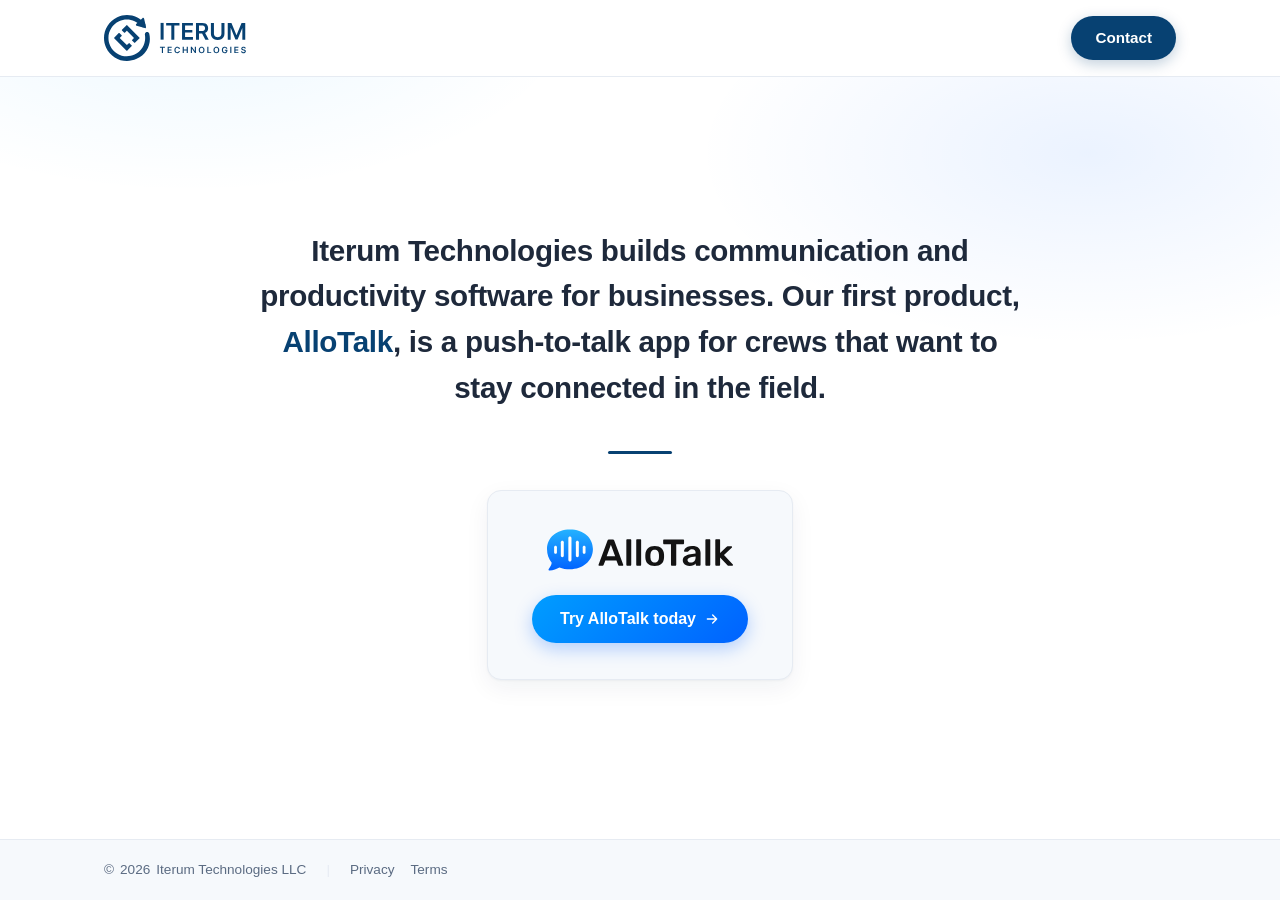
<file: index.html>
<!doctype html>
<html lang="en">
  <head>
    <meta charset="UTF-8" />
    <meta name="viewport" content="width=device-width, initial-scale=1.0" />
    <title>Iterum Technologies</title>
    <meta
      name="description"
      content="Iterum Technologies is a California-based software company building productivity tools for small and mid-sized service businesses. Our first product, AlloTalk, is a push-to-talk app that keeps teams connected in the field."
    />

    <link rel="icon" href="favicon.ico" />
    <link rel="stylesheet" href="styles.css" />
  </head>
  <body>
    <header class="site-header">
      <div class="container">
        <a class="brand" href="/">
          <img class="logo-light" src="logo.svg" alt="Iterum Technologies" />
          <img class="logo-dark" src="logo_white.svg" alt="Iterum Technologies" />
        </a>
        <a class="btn btn-primary" href="mailto:hello@iterumtech.com"
          >Contact</a
        >
      </div>
    </header>

    <main class="hero">
      <div class="container">
        <p class="hero-phrase">
          Iterum Technologies builds communication and productivity software for
          businesses. Our first product, <strong>AlloTalk</strong>, is a
          push-to-talk app for crews that want to stay connected in the field.
        </p>

        <div class="divider"></div>

        <div class="promo">
          <img class="logo-light" src="allotalk.svg" alt="AlloTalk" />
          <img class="logo-dark" src="allotalk_white.svg" alt="AlloTalk" />
          <a
            class="btn btn-cta"
            href="https://app.allotalk.us"
            target="_blank"
            rel="noopener noreferrer"
          >
            Try AlloTalk today
            <svg
              viewBox="0 0 24 24"
              fill="none"
              xmlns="http://www.w3.org/2000/svg"
            >
              <path
                d="M5 12h14M13 6l6 6-6 6"
                stroke="currentColor"
                stroke-width="2"
                stroke-linecap="round"
                stroke-linejoin="round"
              />
            </svg>
          </a>
        </div>
      </div>
    </main>

    <footer class="site-footer">
      <div class="container">
        <span class="footer-copyright"
          >&copy; <span id="year"></span> Iterum Technologies LLC</span
        >
        <span class="footer-sep">|</span>
        <span class="footer-links">
          <a href="privacy/">Privacy</a>
          <a href="terms/">Terms</a>
        </span>
      </div>
    </footer>

    <script>
      document.getElementById("year").textContent = new Date().getFullYear();
    </script>
  </body>
</html>
</file>
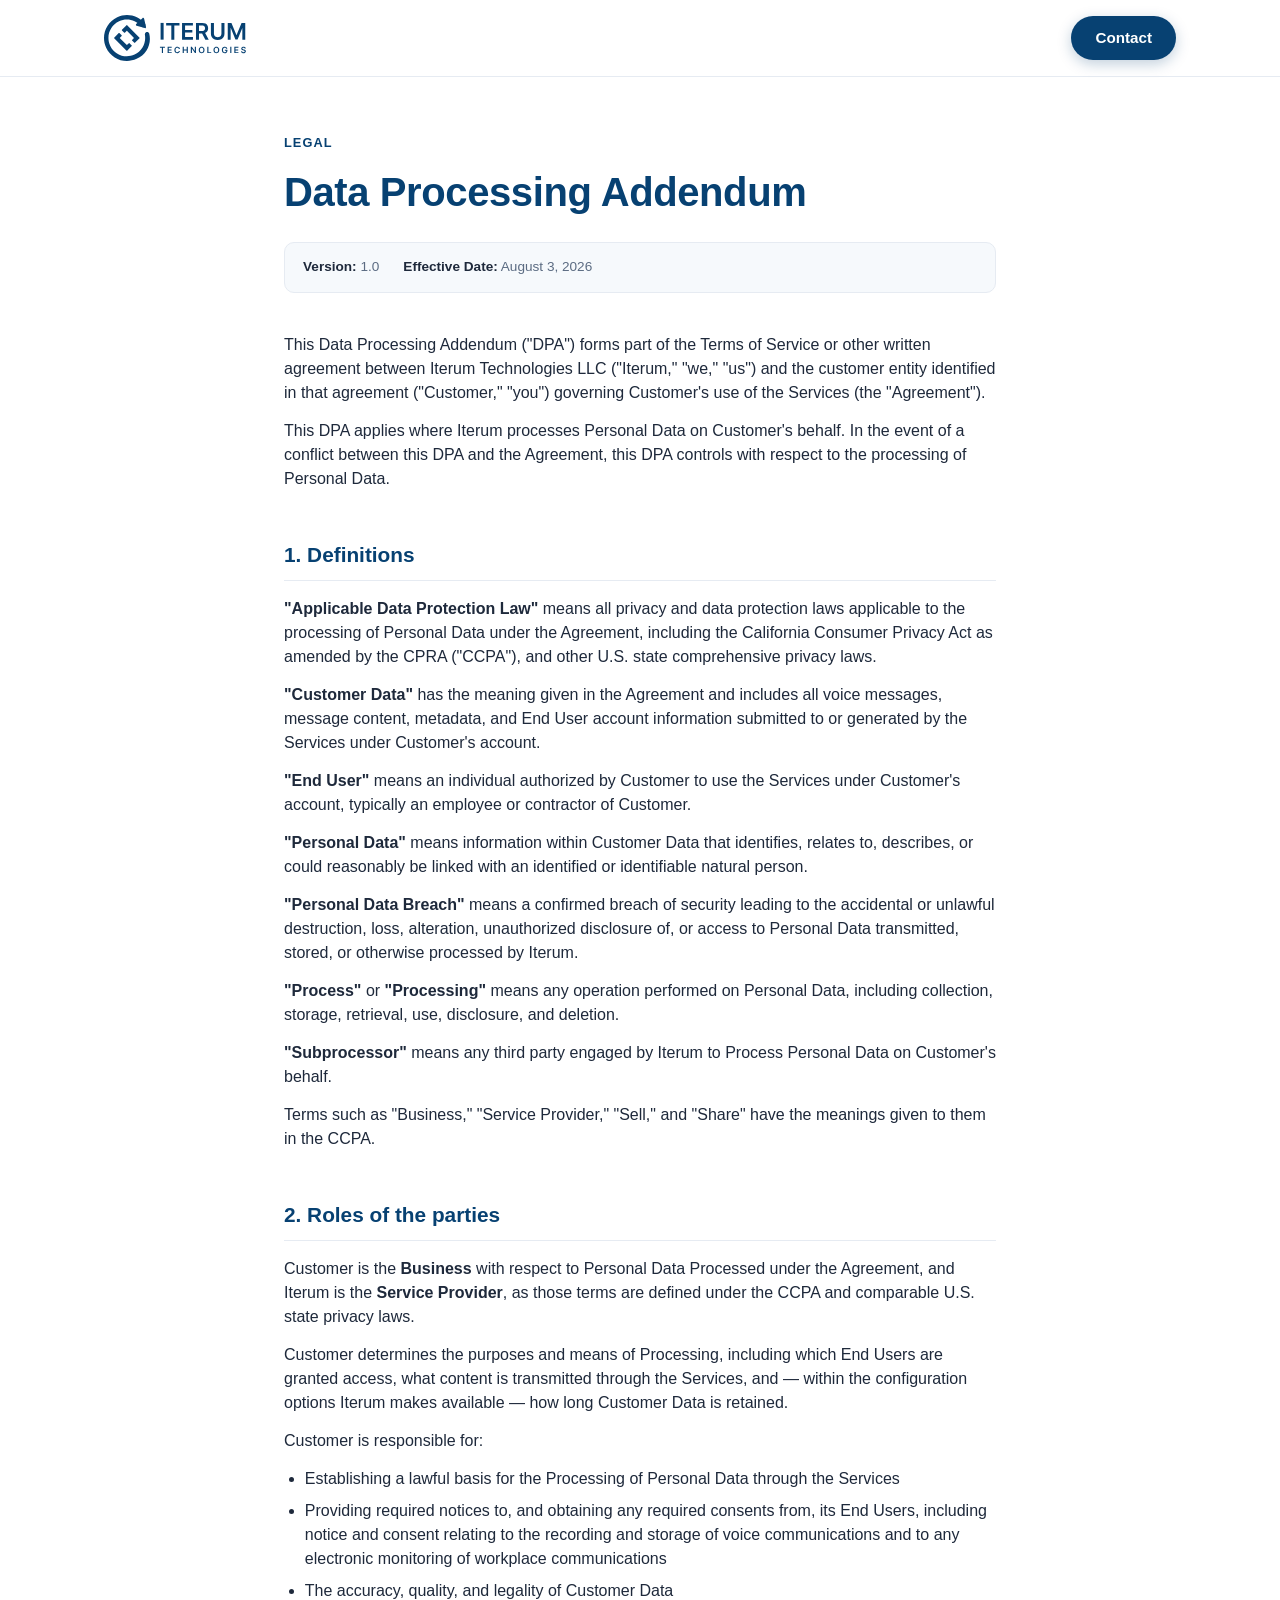
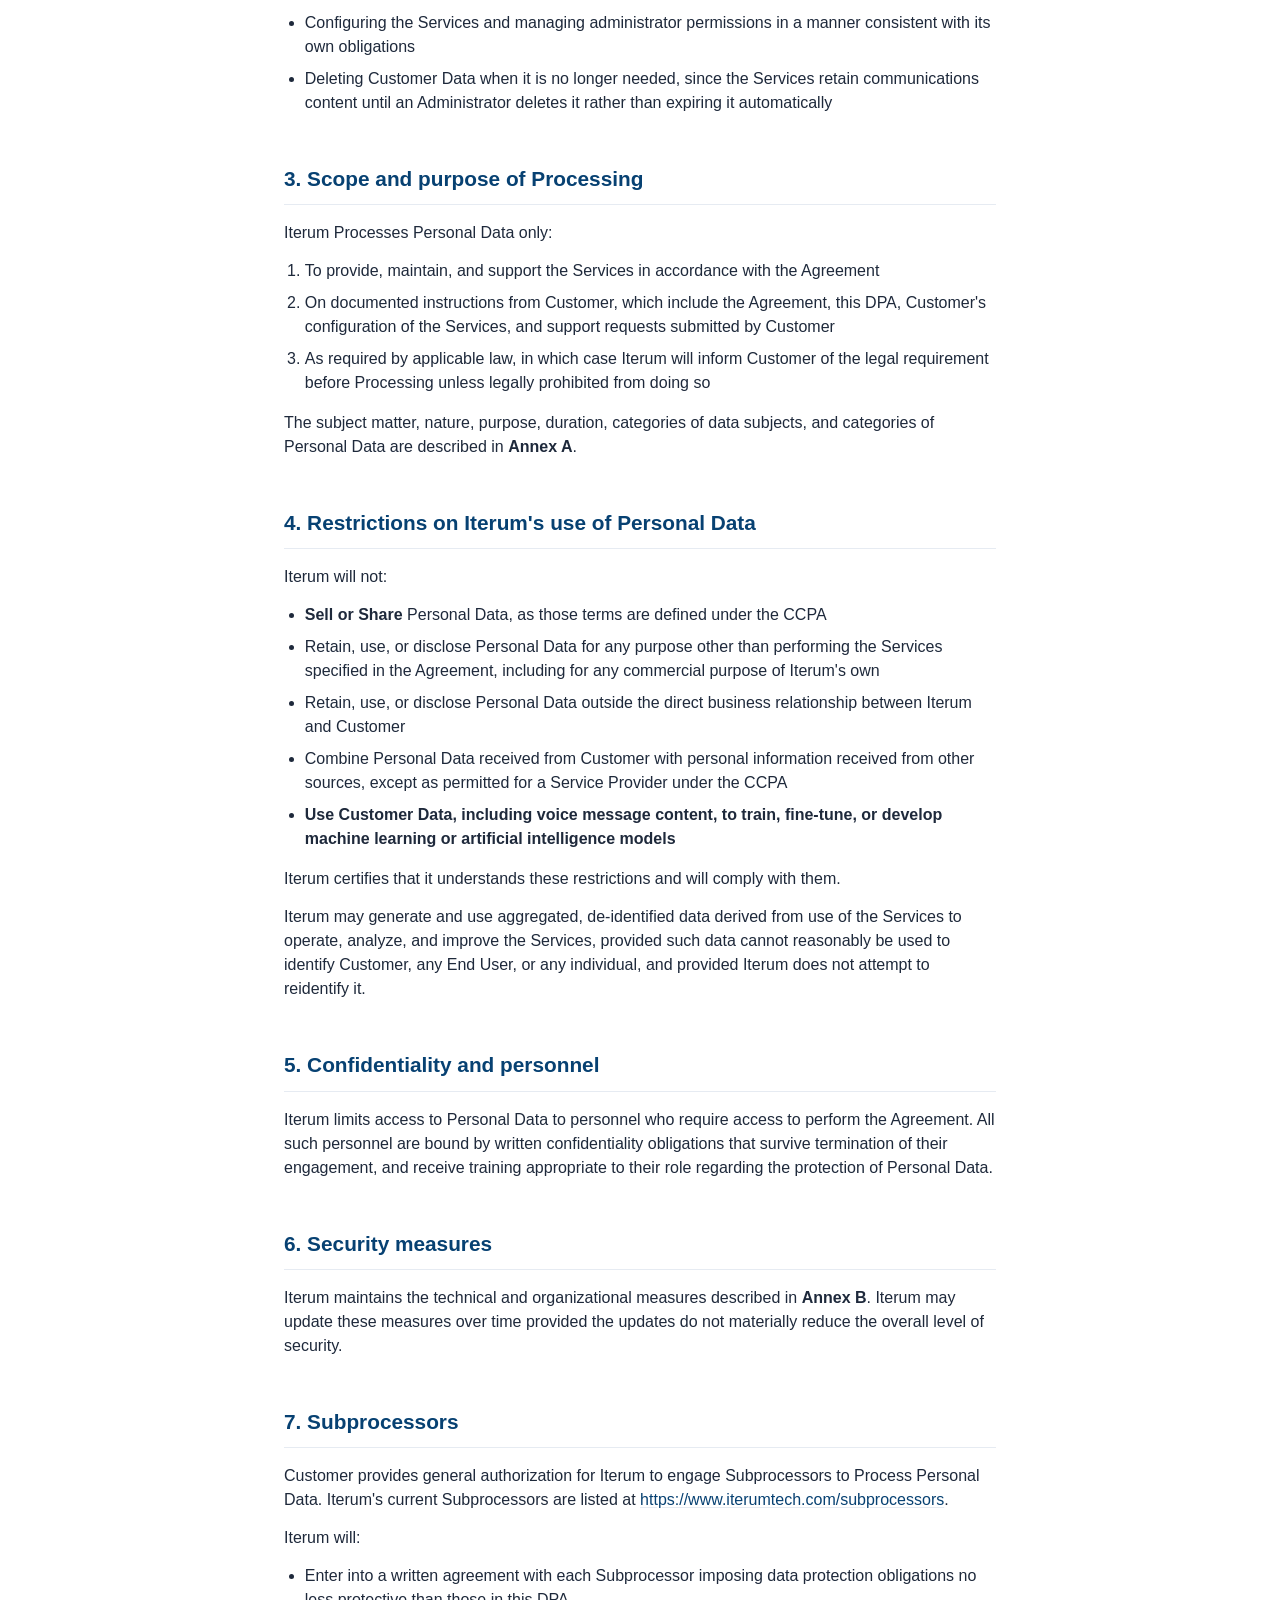
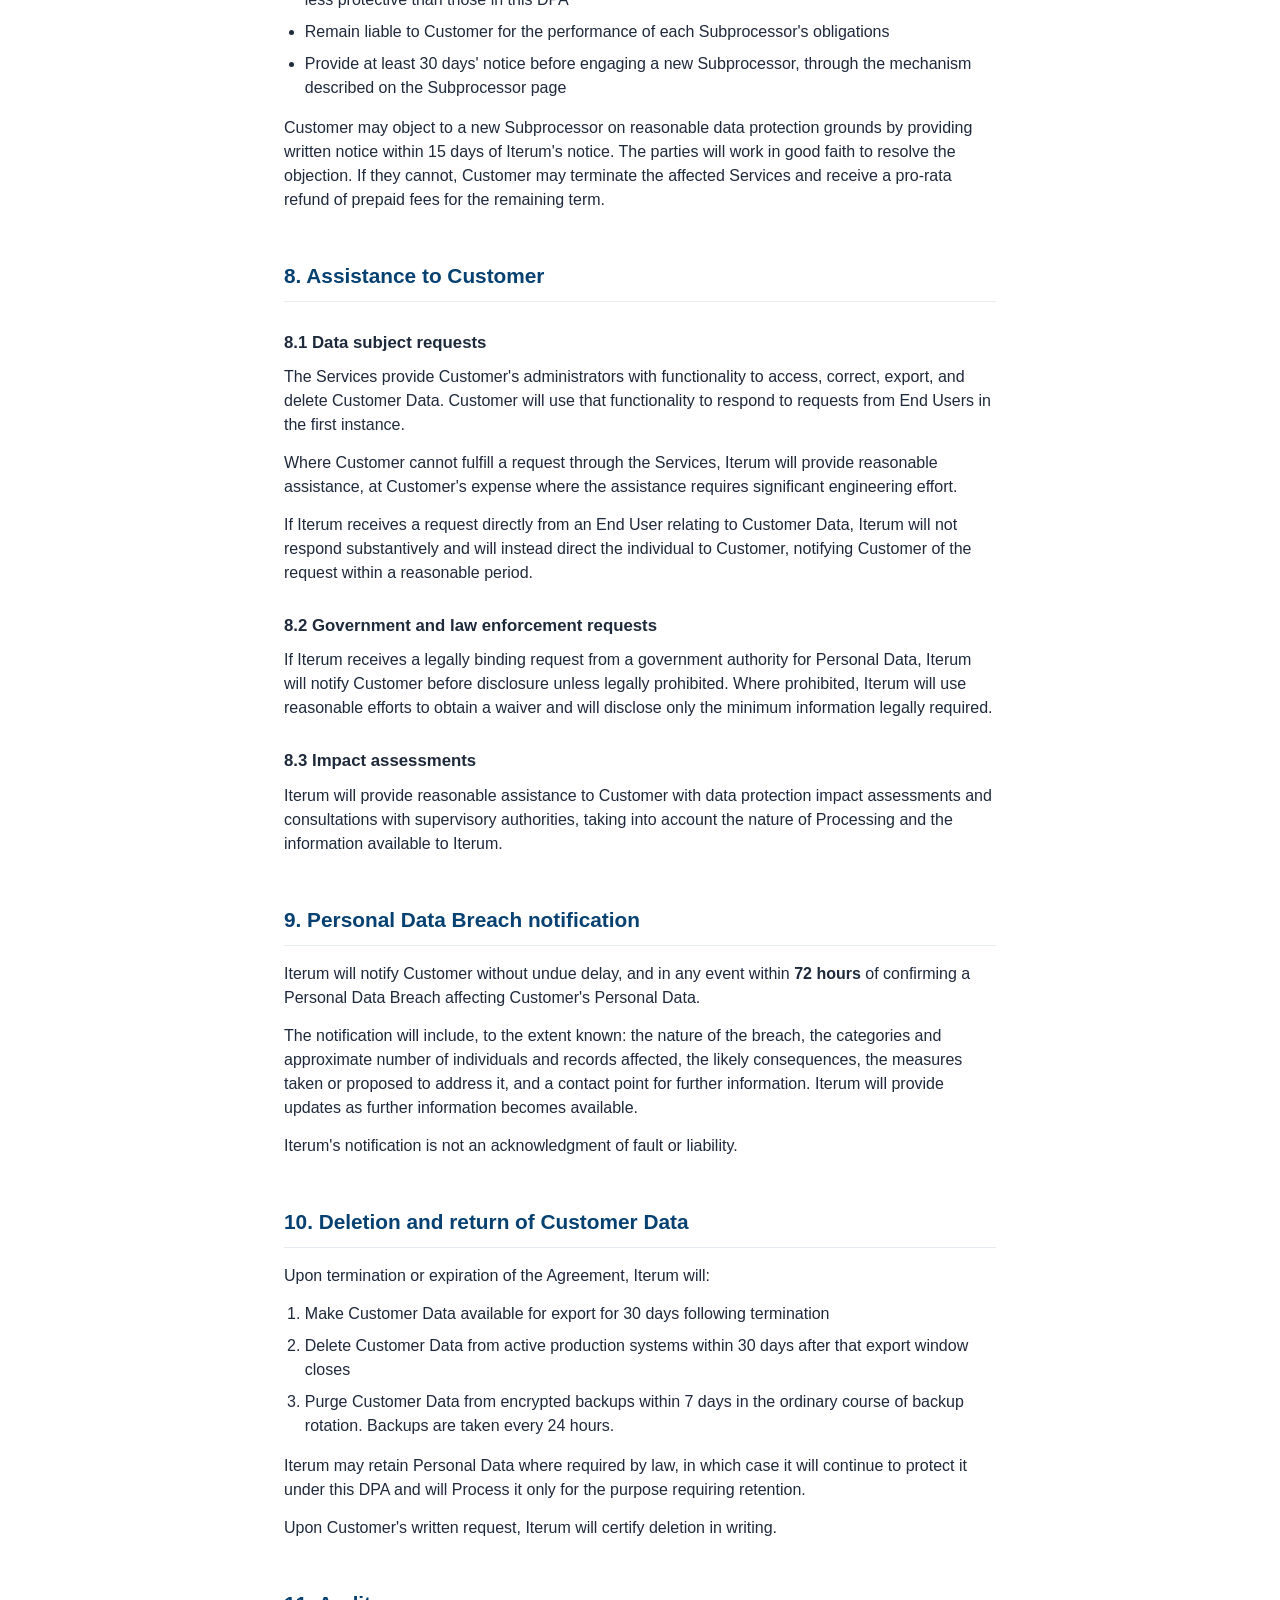
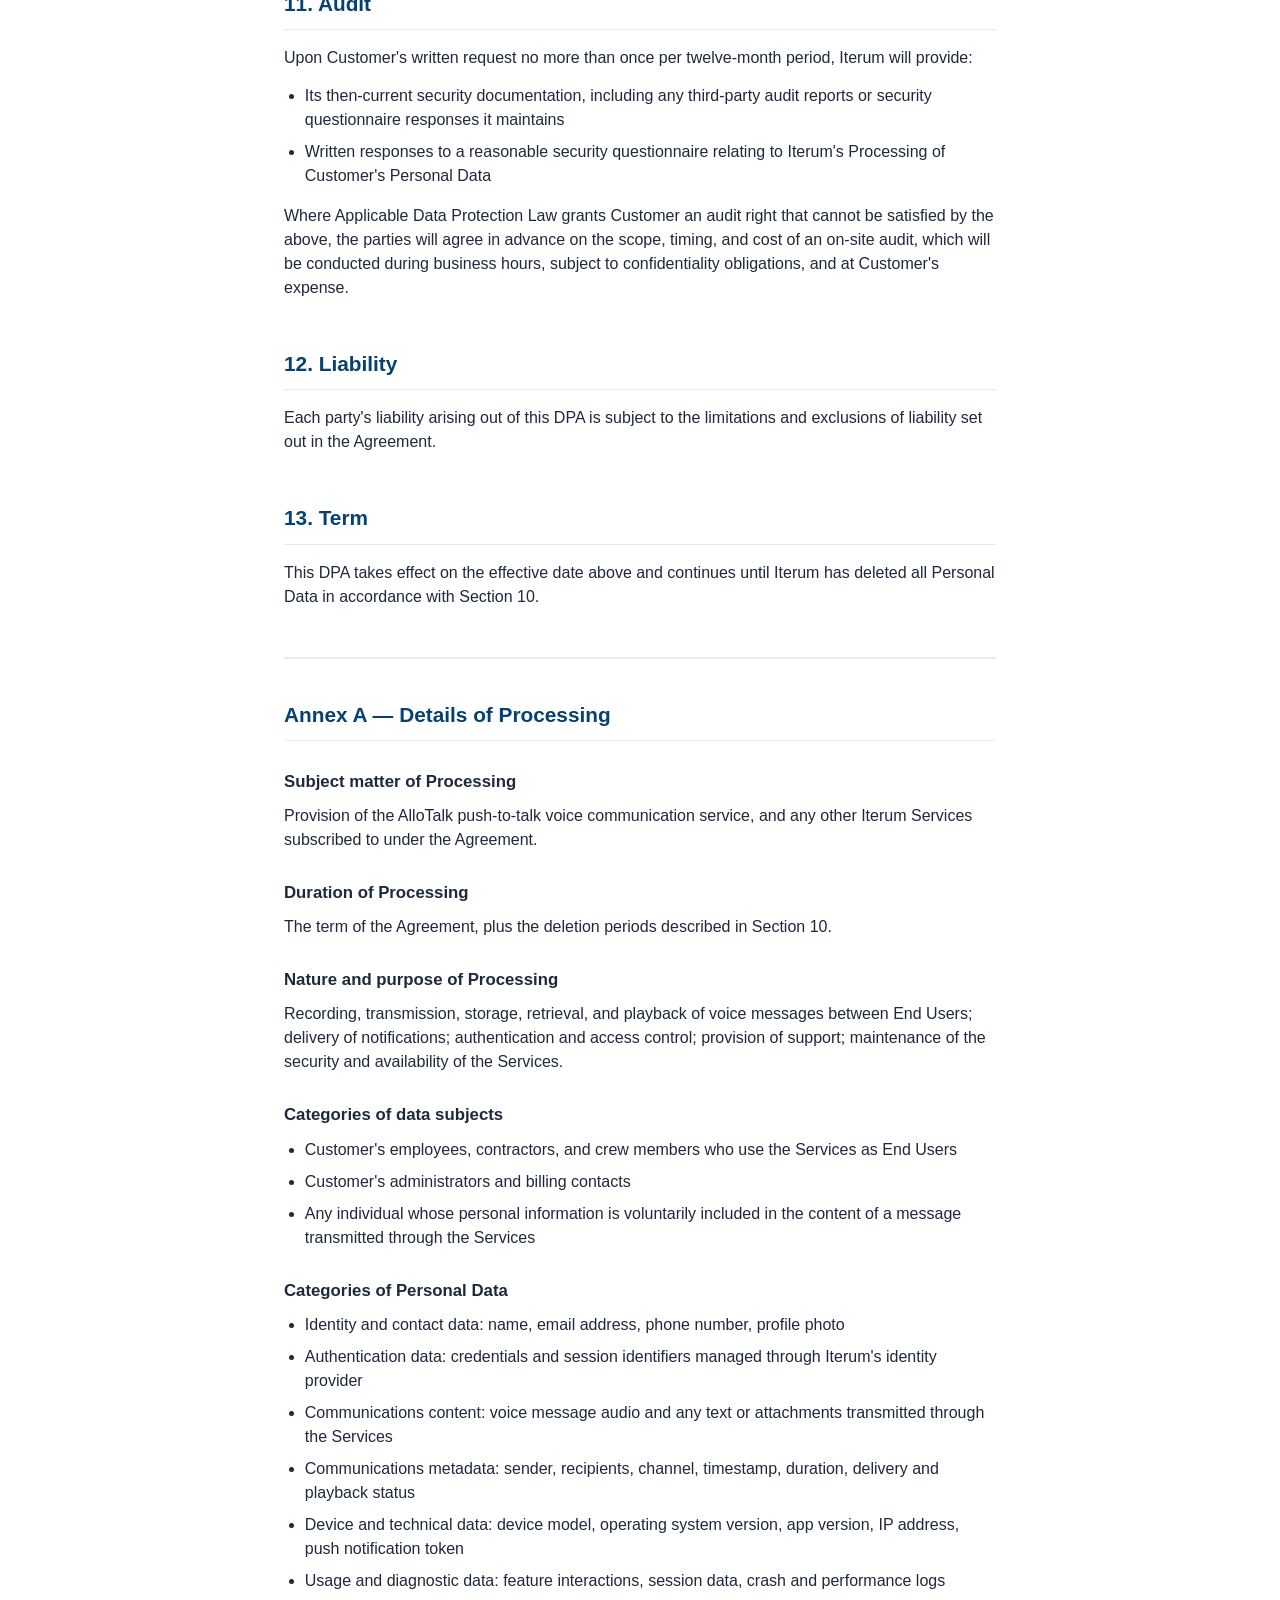
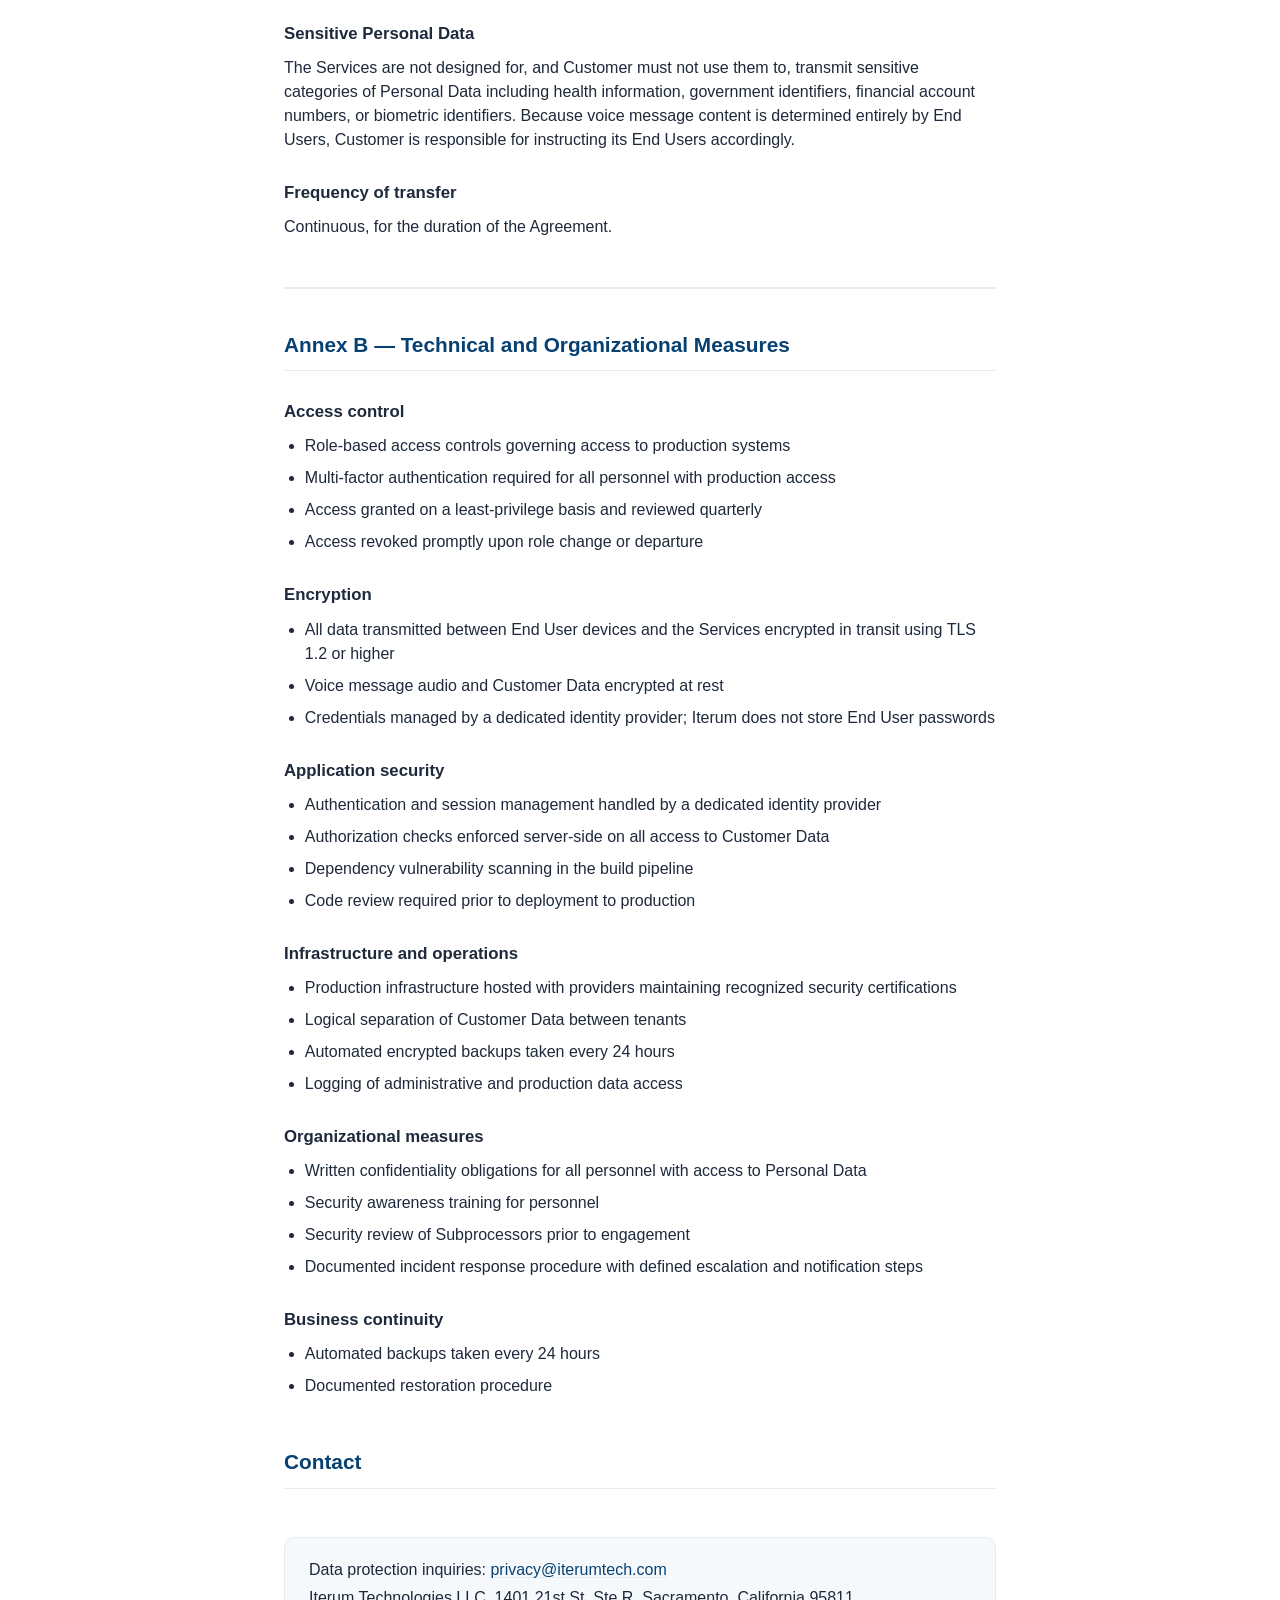
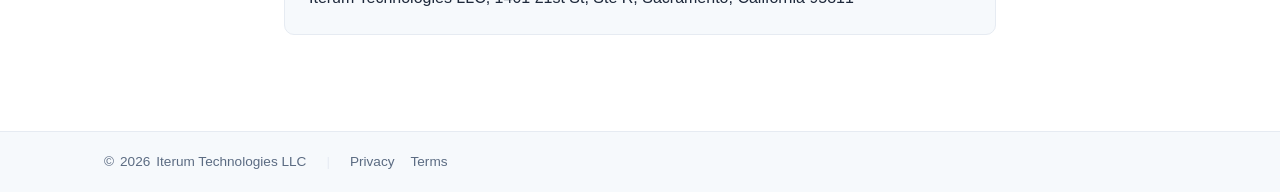
<file: dpa/index.html>
<!doctype html>
<html lang="en">
  <head>
    <meta charset="UTF-8" />
    <meta name="viewport" content="width=device-width, initial-scale=1.0" />
    <title>Data Processing Addendum — Iterum Technologies</title>

    <link rel="icon" href="../favicon.ico" />
    <link rel="stylesheet" href="../styles.css" />
  </head>
  <body>
    <header class="site-header">
      <div class="container">
        <a class="brand" href="/">
          <img class="logo-light" src="../logo.svg" alt="Iterum Technologies" />
          <img class="logo-dark" src="../logo_white.svg" alt="Iterum Technologies" />
        </a>
        <a class="btn btn-primary" href="mailto:hello@iterumtech.com">Contact</a>
      </div>
    </header>

    <main>
      <div class="container doc">
        <div class="doc-eyebrow">Legal</div>
        <h1>Data Processing Addendum</h1>
        <div class="doc-meta">
          <span><strong>Version:</strong> 1.0</span>
          <span><strong>Effective Date:</strong> August 3, 2026</span>
        </div>

        <p>
          This Data Processing Addendum ("DPA") forms part of the Terms of Service or other
          written agreement between Iterum Technologies LLC ("Iterum," "we," "us") and the
          customer entity identified in that agreement ("Customer," "you") governing Customer's
          use of the Services (the "Agreement").
        </p>
        <p>
          This DPA applies where Iterum processes Personal Data on Customer's behalf. In the
          event of a conflict between this DPA and the Agreement, this DPA controls with respect
          to the processing of Personal Data.
        </p>

        <h2>1. Definitions</h2>
        <p><strong>"Applicable Data Protection Law"</strong> means all privacy and data protection laws applicable to the processing of Personal Data under the Agreement, including the California Consumer Privacy Act as amended by the CPRA ("CCPA"), and other U.S. state comprehensive privacy laws.</p>
        <p><strong>"Customer Data"</strong> has the meaning given in the Agreement and includes all voice messages, message content, metadata, and End User account information submitted to or generated by the Services under Customer's account.</p>
        <p><strong>"End User"</strong> means an individual authorized by Customer to use the Services under Customer's account, typically an employee or contractor of Customer.</p>
        <p><strong>"Personal Data"</strong> means information within Customer Data that identifies, relates to, describes, or could reasonably be linked with an identified or identifiable natural person.</p>
        <p><strong>"Personal Data Breach"</strong> means a confirmed breach of security leading to the accidental or unlawful destruction, loss, alteration, unauthorized disclosure of, or access to Personal Data transmitted, stored, or otherwise processed by Iterum.</p>
        <p><strong>"Process"</strong> or <strong>"Processing"</strong> means any operation performed on Personal Data, including collection, storage, retrieval, use, disclosure, and deletion.</p>
        <p><strong>"Subprocessor"</strong> means any third party engaged by Iterum to Process Personal Data on Customer's behalf.</p>
        <p>Terms such as "Business," "Service Provider," "Sell," and "Share" have the meanings given to them in the CCPA.</p>

        <h2>2. Roles of the parties</h2>
        <p>
          Customer is the <strong>Business</strong> with respect to Personal Data Processed under
          the Agreement, and Iterum is the <strong>Service Provider</strong>, as those terms are
          defined under the CCPA and comparable U.S. state privacy laws.
        </p>
        <p>
          Customer determines the purposes and means of Processing, including which End Users are
          granted access, what content is transmitted through the Services, and — within the
          configuration options Iterum makes available — how long Customer Data is retained.
        </p>
        <p>Customer is responsible for:</p>
        <ul>
          <li>Establishing a lawful basis for the Processing of Personal Data through the Services</li>
          <li>Providing required notices to, and obtaining any required consents from, its End Users, including notice and consent relating to the recording and storage of voice communications and to any electronic monitoring of workplace communications</li>
          <li>The accuracy, quality, and legality of Customer Data</li>
          <li>Configuring the Services and managing administrator permissions in a manner consistent with its own obligations</li>
          <li>Deleting Customer Data when it is no longer needed, since the Services retain communications content until an Administrator deletes it rather than expiring it automatically</li>
        </ul>

        <h2>3. Scope and purpose of Processing</h2>
        <p>Iterum Processes Personal Data only:</p>
        <ol>
          <li>To provide, maintain, and support the Services in accordance with the Agreement</li>
          <li>On documented instructions from Customer, which include the Agreement, this DPA, Customer's configuration of the Services, and support requests submitted by Customer</li>
          <li>As required by applicable law, in which case Iterum will inform Customer of the legal requirement before Processing unless legally prohibited from doing so</li>
        </ol>
        <p>The subject matter, nature, purpose, duration, categories of data subjects, and categories of Personal Data are described in <strong>Annex A</strong>.</p>

        <h2>4. Restrictions on Iterum's use of Personal Data</h2>
        <p>Iterum will not:</p>
        <ul>
          <li><strong>Sell or Share</strong> Personal Data, as those terms are defined under the CCPA</li>
          <li>Retain, use, or disclose Personal Data for any purpose other than performing the Services specified in the Agreement, including for any commercial purpose of Iterum's own</li>
          <li>Retain, use, or disclose Personal Data outside the direct business relationship between Iterum and Customer</li>
          <li>Combine Personal Data received from Customer with personal information received from other sources, except as permitted for a Service Provider under the CCPA</li>
          <li><strong>Use Customer Data, including voice message content, to train, fine-tune, or develop machine learning or artificial intelligence models</strong></li>
        </ul>
        <p>Iterum certifies that it understands these restrictions and will comply with them.</p>
        <p>
          Iterum may generate and use aggregated, de-identified data derived from use of the
          Services to operate, analyze, and improve the Services, provided such data cannot
          reasonably be used to identify Customer, any End User, or any individual, and provided
          Iterum does not attempt to reidentify it.
        </p>

        <h2>5. Confidentiality and personnel</h2>
        <p>
          Iterum limits access to Personal Data to personnel who require access to perform the
          Agreement. All such personnel are bound by written confidentiality obligations that
          survive termination of their engagement, and receive training appropriate to their role
          regarding the protection of Personal Data.
        </p>

        <h2>6. Security measures</h2>
        <p>
          Iterum maintains the technical and organizational measures described in
          <strong>Annex B</strong>. Iterum may update these measures over time provided the
          updates do not materially reduce the overall level of security.
        </p>

        <h2>7. Subprocessors</h2>
        <p>
          Customer provides general authorization for Iterum to engage Subprocessors to Process
          Personal Data. Iterum's current Subprocessors are listed at
          <a href="../subprocessors/">https://www.iterumtech.com/subprocessors</a>.
        </p>
        <p>Iterum will:</p>
        <ul>
          <li>Enter into a written agreement with each Subprocessor imposing data protection obligations no less protective than those in this DPA</li>
          <li>Remain liable to Customer for the performance of each Subprocessor's obligations</li>
          <li>Provide at least 30 days' notice before engaging a new Subprocessor, through the mechanism described on the Subprocessor page</li>
        </ul>
        <p>
          Customer may object to a new Subprocessor on reasonable data protection grounds by
          providing written notice within 15 days of Iterum's notice. The parties will work in
          good faith to resolve the objection. If they cannot, Customer may terminate the affected
          Services and receive a pro-rata refund of prepaid fees for the remaining term.
        </p>

        <h2>8. Assistance to Customer</h2>
        <h3>8.1 Data subject requests</h3>
        <p>
          The Services provide Customer's administrators with functionality to access, correct,
          export, and delete Customer Data. Customer will use that functionality to respond to
          requests from End Users in the first instance.
        </p>
        <p>
          Where Customer cannot fulfill a request through the Services, Iterum will provide
          reasonable assistance, at Customer's expense where the assistance requires significant
          engineering effort.
        </p>
        <p>
          If Iterum receives a request directly from an End User relating to Customer Data, Iterum
          will not respond substantively and will instead direct the individual to Customer,
          notifying Customer of the request within a reasonable period.
        </p>

        <h3>8.2 Government and law enforcement requests</h3>
        <p>
          If Iterum receives a legally binding request from a government authority for Personal
          Data, Iterum will notify Customer before disclosure unless legally prohibited. Where
          prohibited, Iterum will use reasonable efforts to obtain a waiver and will disclose only
          the minimum information legally required.
        </p>

        <h3>8.3 Impact assessments</h3>
        <p>
          Iterum will provide reasonable assistance to Customer with data protection impact
          assessments and consultations with supervisory authorities, taking into account the
          nature of Processing and the information available to Iterum.
        </p>

        <h2>9. Personal Data Breach notification</h2>
        <p>
          Iterum will notify Customer without undue delay, and in any event within
          <strong>72 hours</strong> of confirming a Personal Data Breach affecting Customer's
          Personal Data.
        </p>
        <p>
          The notification will include, to the extent known: the nature of the breach, the
          categories and approximate number of individuals and records affected, the likely
          consequences, the measures taken or proposed to address it, and a contact point for
          further information. Iterum will provide updates as further information becomes
          available.
        </p>
        <p>Iterum's notification is not an acknowledgment of fault or liability.</p>

        <h2>10. Deletion and return of Customer Data</h2>
        <p>Upon termination or expiration of the Agreement, Iterum will:</p>
        <ol>
          <li>Make Customer Data available for export for 30 days following termination</li>
          <li>Delete Customer Data from active production systems within 30 days after that export window closes</li>
          <li>Purge Customer Data from encrypted backups within 7 days in the ordinary course of backup rotation. Backups are taken every 24 hours.</li>
        </ol>
        <p>
          Iterum may retain Personal Data where required by law, in which case it will continue to
          protect it under this DPA and will Process it only for the purpose requiring retention.
        </p>
        <p>Upon Customer's written request, Iterum will certify deletion in writing.</p>

        <h2>11. Audit</h2>
        <p>Upon Customer's written request no more than once per twelve-month period, Iterum will provide:</p>
        <ul>
          <li>Its then-current security documentation, including any third-party audit reports or security questionnaire responses it maintains</li>
          <li>Written responses to a reasonable security questionnaire relating to Iterum's Processing of Customer's Personal Data</li>
        </ul>
        <p>
          Where Applicable Data Protection Law grants Customer an audit right that cannot be
          satisfied by the above, the parties will agree in advance on the scope, timing, and cost
          of an on-site audit, which will be conducted during business hours, subject to
          confidentiality obligations, and at Customer's expense.
        </p>

        <h2>12. Liability</h2>
        <p>Each party's liability arising out of this DPA is subject to the limitations and exclusions of liability set out in the Agreement.</p>

        <h2>13. Term</h2>
        <p>This DPA takes effect on the effective date above and continues until Iterum has deleted all Personal Data in accordance with Section 10.</p>

        <h2 class="doc-annex-title">Annex A — Details of Processing</h2>

        <h3>Subject matter of Processing</h3>
        <p>Provision of the AlloTalk push-to-talk voice communication service, and any other Iterum Services subscribed to under the Agreement.</p>

        <h3>Duration of Processing</h3>
        <p>The term of the Agreement, plus the deletion periods described in Section 10.</p>

        <h3>Nature and purpose of Processing</h3>
        <p>Recording, transmission, storage, retrieval, and playback of voice messages between End Users; delivery of notifications; authentication and access control; provision of support; maintenance of the security and availability of the Services.</p>

        <h3>Categories of data subjects</h3>
        <ul>
          <li>Customer's employees, contractors, and crew members who use the Services as End Users</li>
          <li>Customer's administrators and billing contacts</li>
          <li>Any individual whose personal information is voluntarily included in the content of a message transmitted through the Services</li>
        </ul>

        <h3>Categories of Personal Data</h3>
        <ul>
          <li>Identity and contact data: name, email address, phone number, profile photo</li>
          <li>Authentication data: credentials and session identifiers managed through Iterum's identity provider</li>
          <li>Communications content: voice message audio and any text or attachments transmitted through the Services</li>
          <li>Communications metadata: sender, recipients, channel, timestamp, duration, delivery and playback status</li>
          <li>Device and technical data: device model, operating system version, app version, IP address, push notification token</li>
          <li>Usage and diagnostic data: feature interactions, session data, crash and performance logs</li>
        </ul>

        <h3>Sensitive Personal Data</h3>
        <p>
          The Services are not designed for, and Customer must not use them to, transmit
          sensitive categories of Personal Data including health information, government
          identifiers, financial account numbers, or biometric identifiers. Because voice message
          content is determined entirely by End Users, Customer is responsible for instructing its
          End Users accordingly.
        </p>

        <h3>Frequency of transfer</h3>
        <p>Continuous, for the duration of the Agreement.</p>

        <h2 class="doc-annex-title">Annex B — Technical and Organizational Measures</h2>

        <h3>Access control</h3>
        <ul>
          <li>Role-based access controls governing access to production systems</li>
          <li>Multi-factor authentication required for all personnel with production access</li>
          <li>Access granted on a least-privilege basis and reviewed quarterly</li>
          <li>Access revoked promptly upon role change or departure</li>
        </ul>

        <h3>Encryption</h3>
        <ul>
          <li>All data transmitted between End User devices and the Services encrypted in transit using TLS 1.2 or higher</li>
          <li>Voice message audio and Customer Data encrypted at rest</li>
          <li>Credentials managed by a dedicated identity provider; Iterum does not store End User passwords</li>
        </ul>

        <h3>Application security</h3>
        <ul>
          <li>Authentication and session management handled by a dedicated identity provider</li>
          <li>Authorization checks enforced server-side on all access to Customer Data</li>
          <li>Dependency vulnerability scanning in the build pipeline</li>
          <li>Code review required prior to deployment to production</li>
        </ul>

        <h3>Infrastructure and operations</h3>
        <ul>
          <li>Production infrastructure hosted with providers maintaining recognized security certifications</li>
          <li>Logical separation of Customer Data between tenants</li>
          <li>Automated encrypted backups taken every 24 hours</li>
          <li>Logging of administrative and production data access</li>
        </ul>

        <h3>Organizational measures</h3>
        <ul>
          <li>Written confidentiality obligations for all personnel with access to Personal Data</li>
          <li>Security awareness training for personnel</li>
          <li>Security review of Subprocessors prior to engagement</li>
          <li>Documented incident response procedure with defined escalation and notification steps</li>
        </ul>

        <h3>Business continuity</h3>
        <ul>
          <li>Automated backups taken every 24 hours</li>
          <li>Documented restoration procedure</li>
        </ul>

        <h2>Contact</h2>
        <div class="doc-contact">
          <p>Data protection inquiries: <a href="mailto:privacy@iterumtech.com">privacy@iterumtech.com</a></p>
          <p>Iterum Technologies LLC, 1401 21st St, Ste R, Sacramento, California 95811</p>
        </div>
      </div>
    </main>

    <footer class="site-footer">
      <div class="container">
        <span class="footer-copyright">&copy; <span id="year"></span> Iterum Technologies LLC</span>
        <span class="footer-sep">|</span>
        <span class="footer-links">
          <a href="../privacy/">Privacy</a>
          <a href="../terms/">Terms</a>
        </span>
      </div>
    </footer>

    <script>
      document.getElementById('year').textContent = new Date().getFullYear();
    </script>
  </body>
</html>
</file>
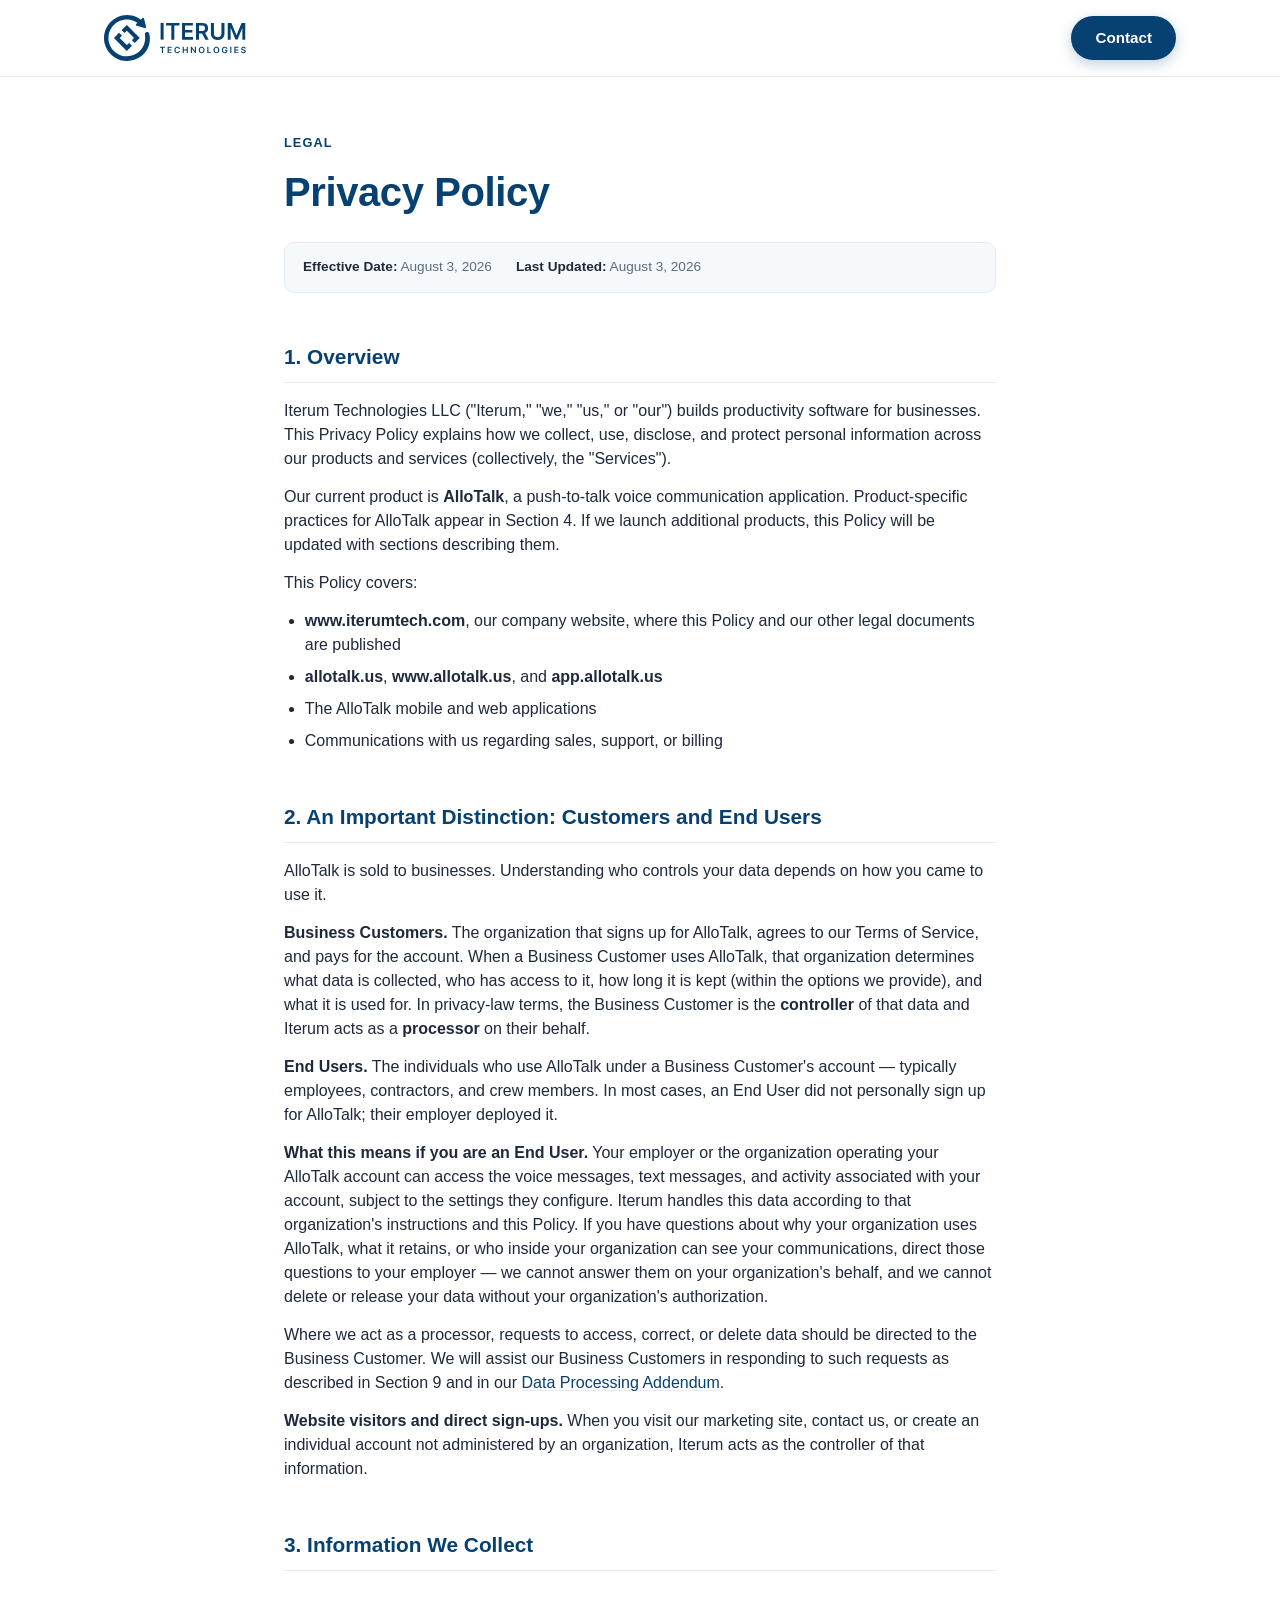
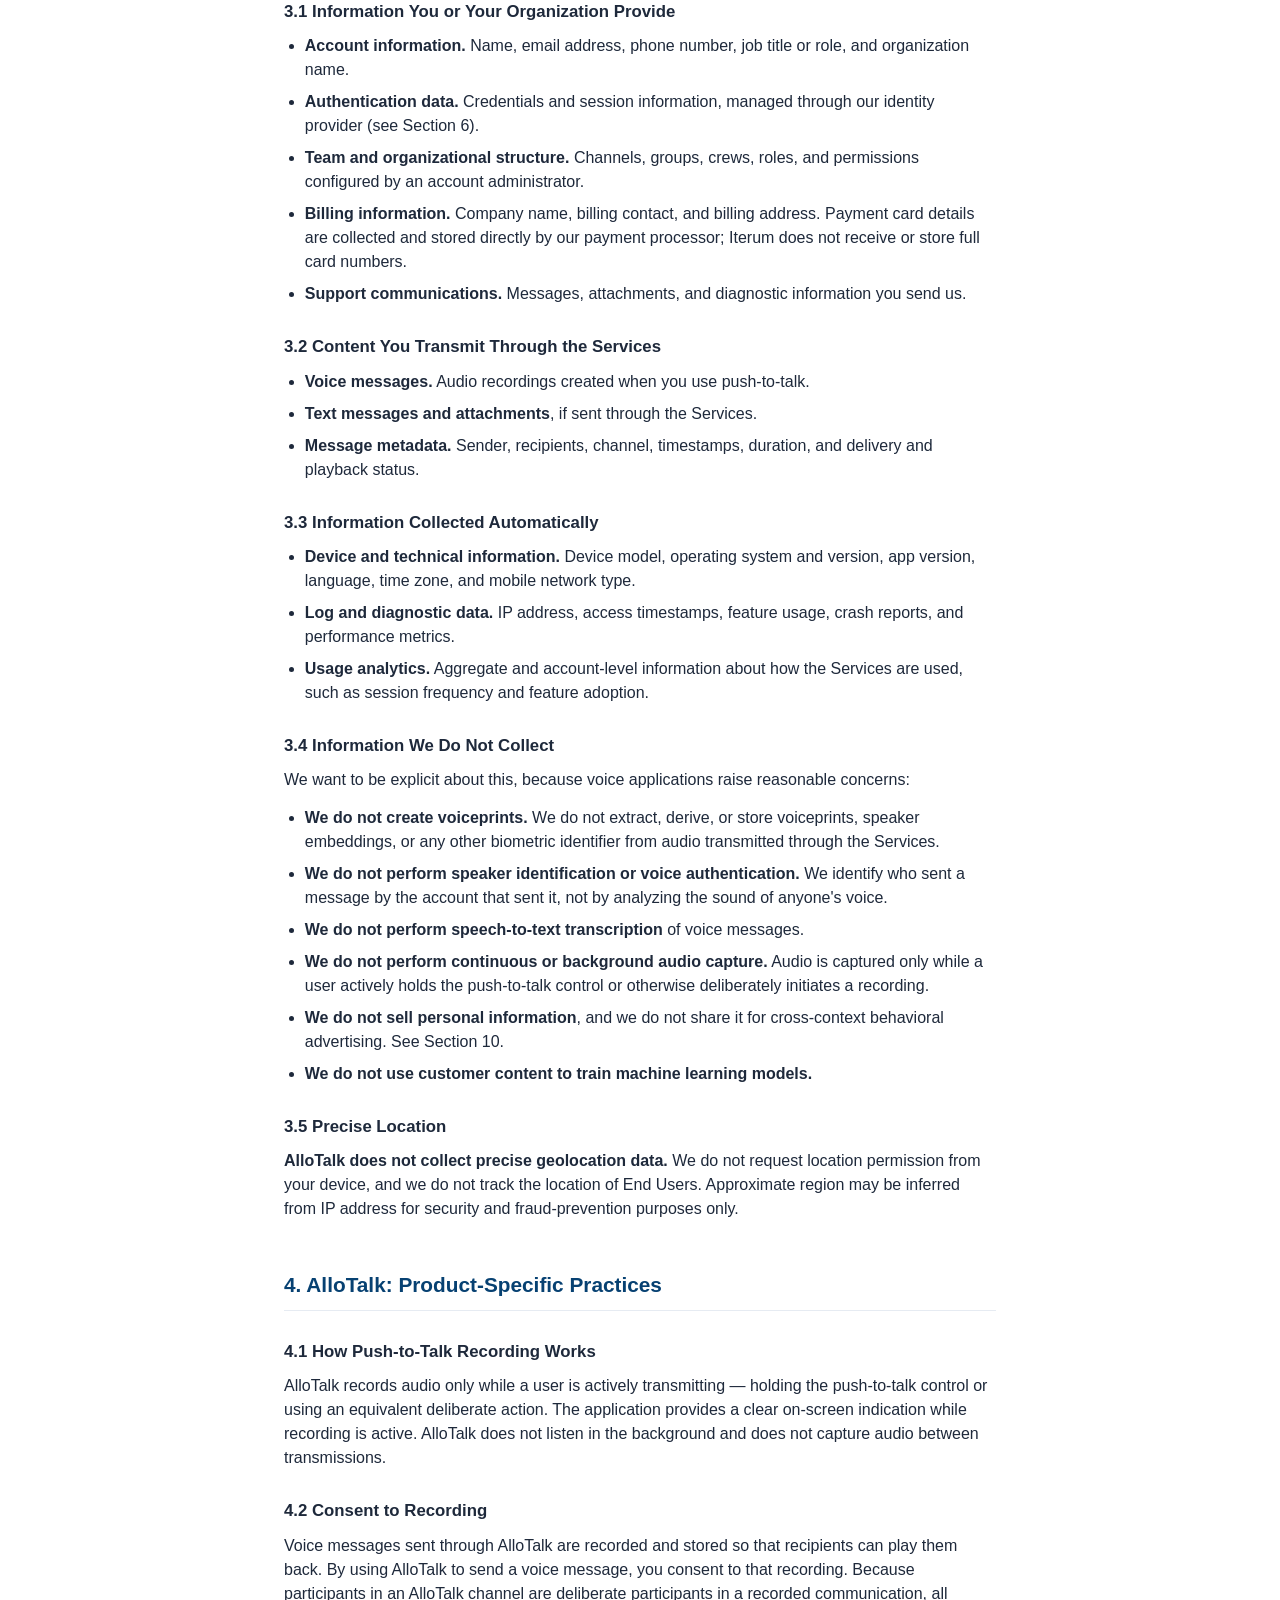
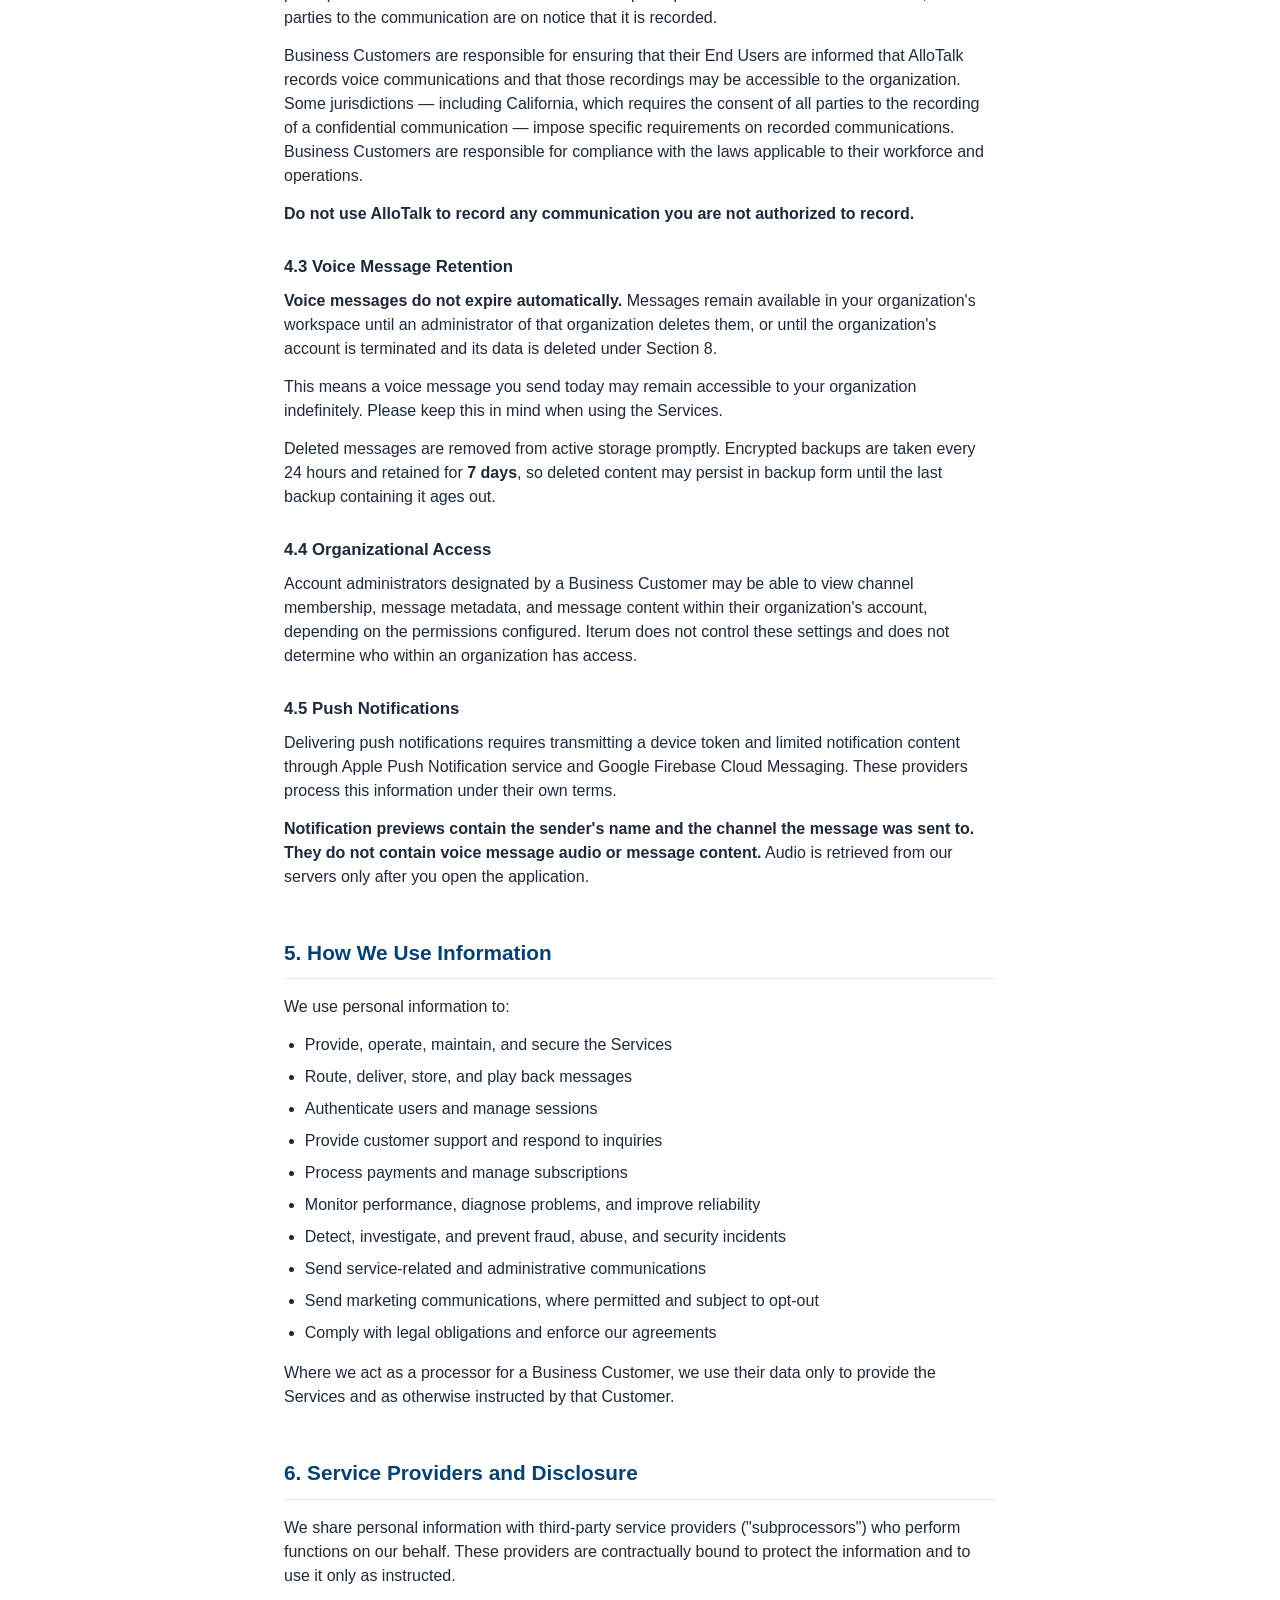
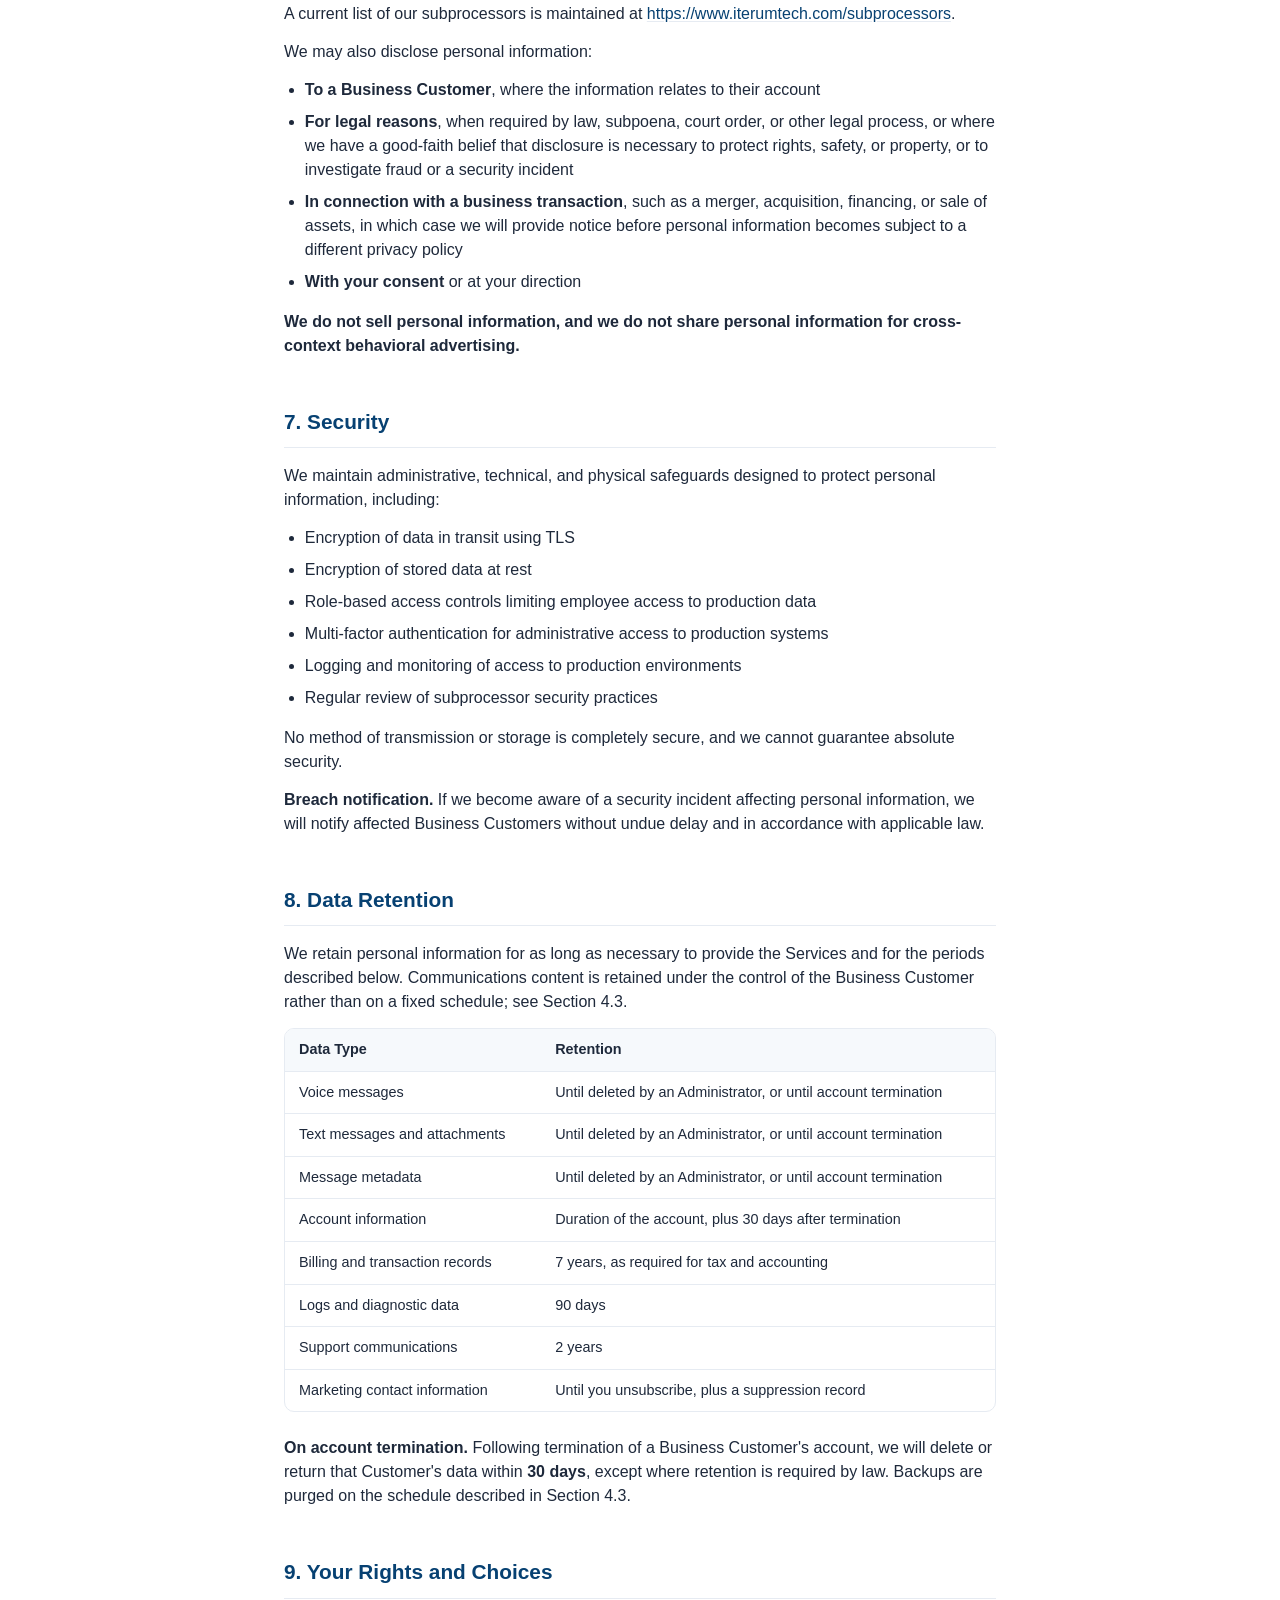
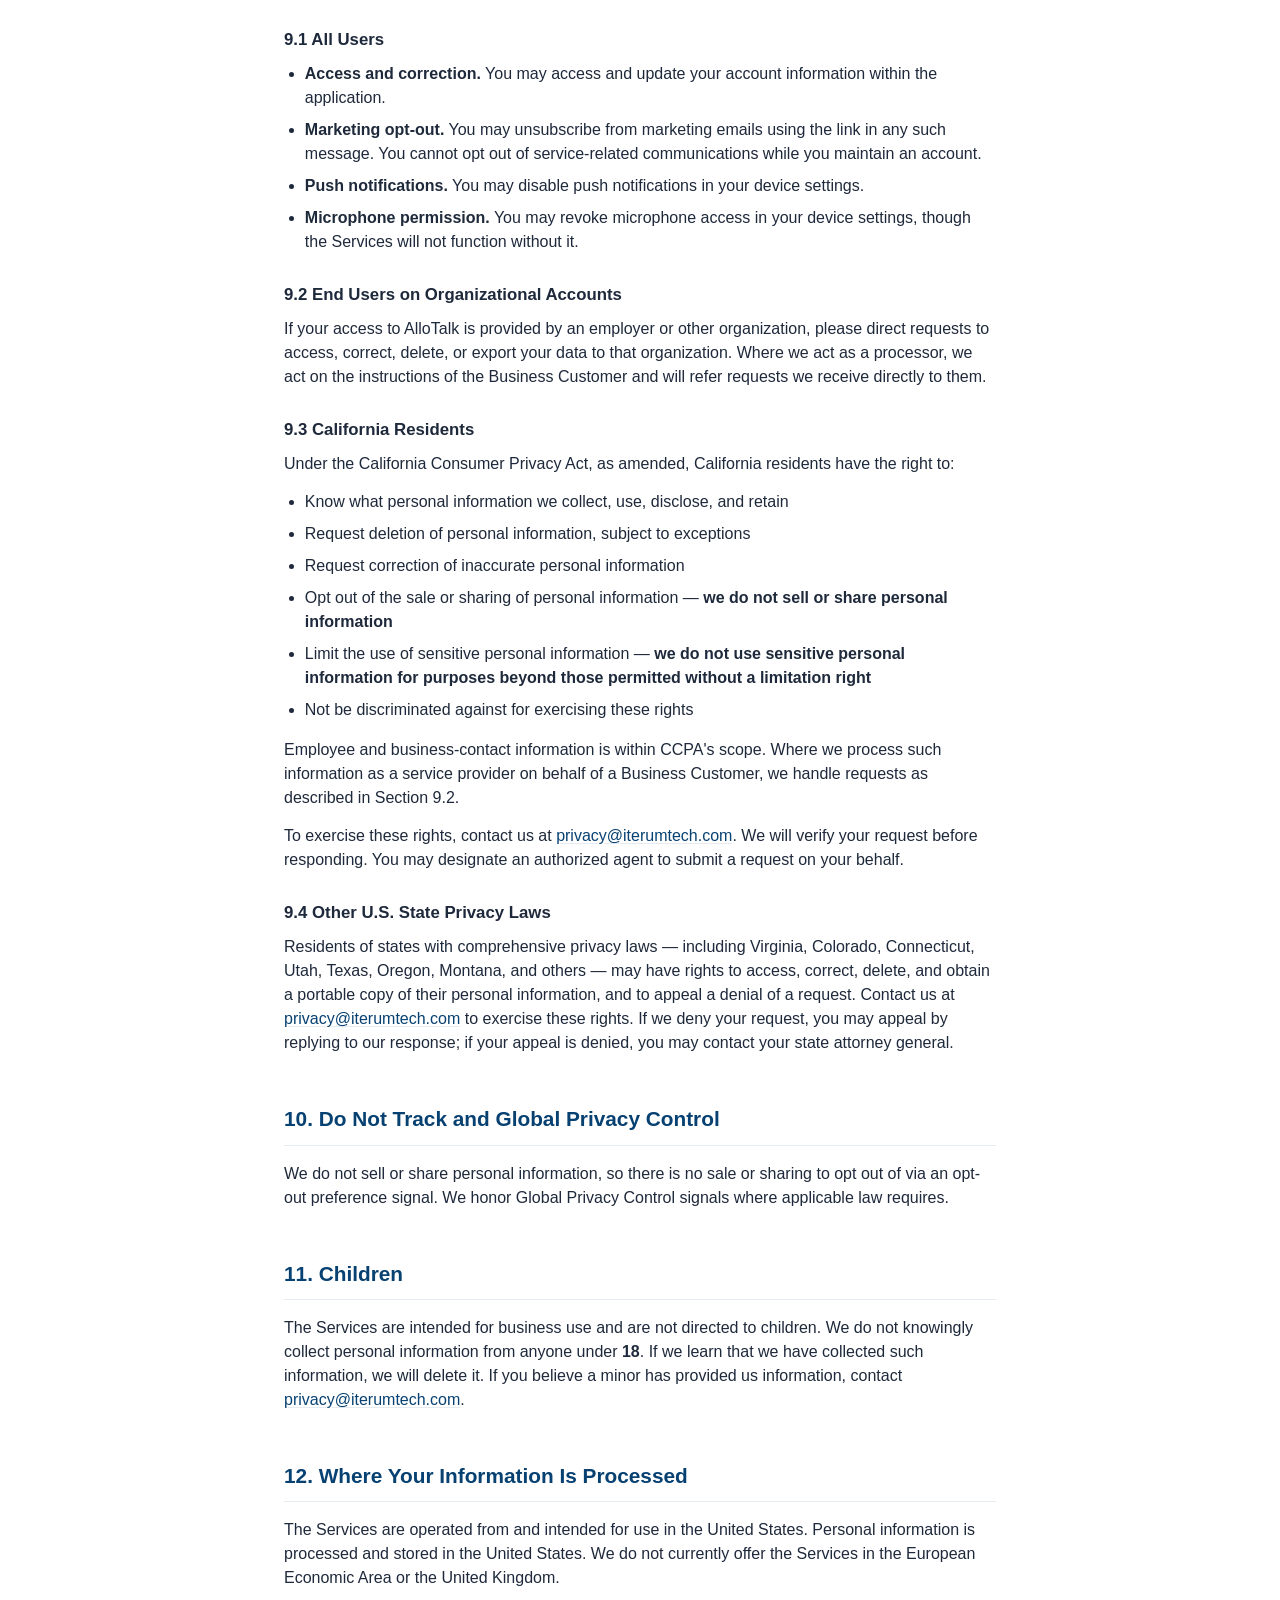
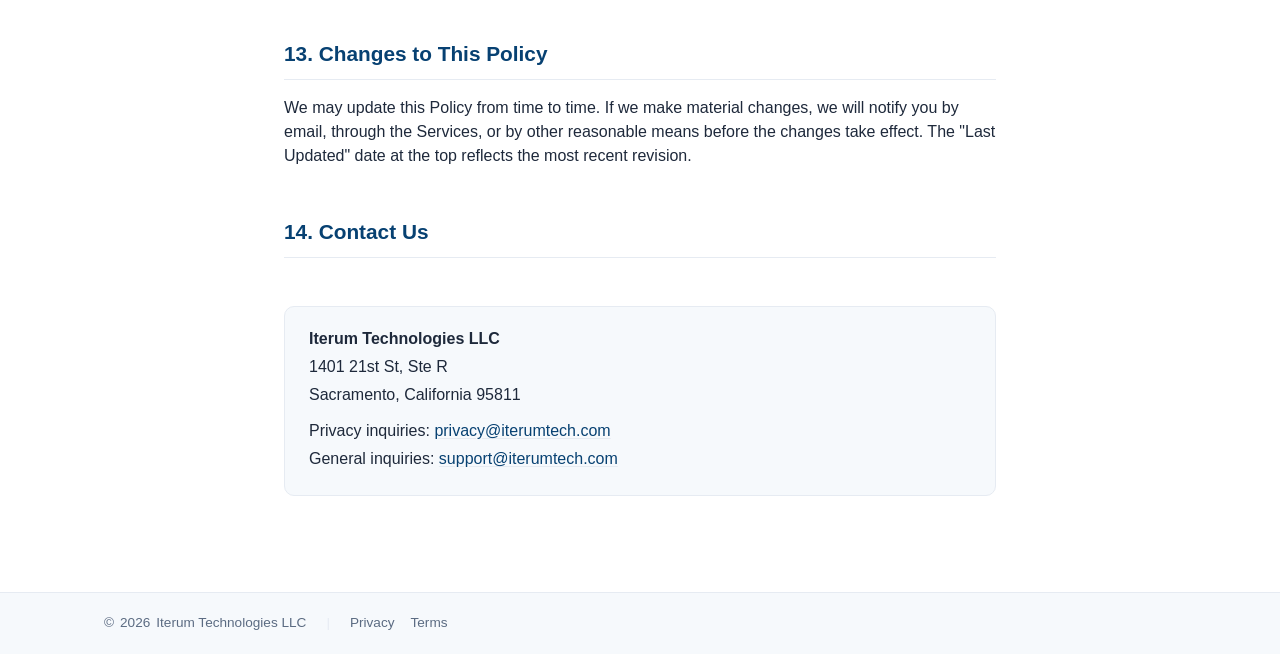
<file: privacy/index.html>
<!doctype html>
<html lang="en">
  <head>
    <meta charset="UTF-8" />
    <meta name="viewport" content="width=device-width, initial-scale=1.0" />
    <title>Privacy Policy — Iterum Technologies</title>

    <link rel="icon" href="../favicon.ico" />
    <link rel="stylesheet" href="../styles.css" />
  </head>
  <body>
    <header class="site-header">
      <div class="container">
        <a class="brand" href="/">
          <img class="logo-light" src="../logo.svg" alt="Iterum Technologies" />
          <img class="logo-dark" src="../logo_white.svg" alt="Iterum Technologies" />
        </a>
        <a class="btn btn-primary" href="mailto:hello@iterumtech.com">Contact</a>
      </div>
    </header>

    <main>
      <div class="container doc">
        <div class="doc-eyebrow">Legal</div>
        <h1>Privacy Policy</h1>
        <div class="doc-meta">
          <span><strong>Effective Date:</strong> August 3, 2026</span>
          <span><strong>Last Updated:</strong> August 3, 2026</span>
        </div>

        <h2>1. Overview</h2>
        <p>
          Iterum Technologies LLC ("Iterum," "we," "us," or "our") builds productivity software
          for businesses. This Privacy Policy explains how we collect, use, disclose, and protect
          personal information across our products and services (collectively, the "Services").
        </p>
        <p>
          Our current product is <strong>AlloTalk</strong>, a push-to-talk voice communication
          application. Product-specific practices for AlloTalk appear in Section 4. If we launch
          additional products, this Policy will be updated with sections describing them.
        </p>
        <p>This Policy covers:</p>
        <ul>
          <li>
            <strong>www.iterumtech.com</strong>, our company website, where this Policy and our
            other legal documents are published
          </li>
          <li><strong>allotalk.us</strong>, <strong>www.allotalk.us</strong>, and <strong>app.allotalk.us</strong></li>
          <li>The AlloTalk mobile and web applications</li>
          <li>Communications with us regarding sales, support, or billing</li>
        </ul>

        <h2>2. An Important Distinction: Customers and End Users</h2>
        <p>
          AlloTalk is sold to businesses. Understanding who controls your data depends on how you
          came to use it.
        </p>
        <p>
          <strong>Business Customers.</strong> The organization that signs up for AlloTalk, agrees
          to our Terms of Service, and pays for the account. When a Business Customer uses
          AlloTalk, that organization determines what data is collected, who has access to it,
          how long it is kept (within the options we provide), and what it is used for. In
          privacy-law terms, the Business Customer is the <strong>controller</strong> of that data
          and Iterum acts as a <strong>processor</strong> on their behalf.
        </p>
        <p>
          <strong>End Users.</strong> The individuals who use AlloTalk under a Business Customer's
          account — typically employees, contractors, and crew members. In most cases, an End
          User did not personally sign up for AlloTalk; their employer deployed it.
        </p>
        <p>
          <strong>What this means if you are an End User.</strong> Your employer or the
          organization operating your AlloTalk account can access the voice messages, text
          messages, and activity associated with your account, subject to the settings they
          configure. Iterum handles this data according to that organization's instructions and
          this Policy. If you have questions about why your organization uses AlloTalk, what it
          retains, or who inside your organization can see your communications, direct those
          questions to your employer — we cannot answer them on your organization's behalf, and we
          cannot delete or release your data without your organization's authorization.
        </p>
        <p>
          Where we act as a processor, requests to access, correct, or delete data should be
          directed to the Business Customer. We will assist our Business Customers in responding
          to such requests as described in Section 9 and in our
          <a href="../dpa/">Data Processing Addendum</a>.
        </p>
        <p>
          <strong>Website visitors and direct sign-ups.</strong> When you visit our marketing
          site, contact us, or create an individual account not administered by an organization,
          Iterum acts as the controller of that information.
        </p>

        <h2>3. Information We Collect</h2>
        <h3>3.1 Information You or Your Organization Provide</h3>
        <ul>
          <li><strong>Account information.</strong> Name, email address, phone number, job title or role, and organization name.</li>
          <li><strong>Authentication data.</strong> Credentials and session information, managed through our identity provider (see Section 6).</li>
          <li><strong>Team and organizational structure.</strong> Channels, groups, crews, roles, and permissions configured by an account administrator.</li>
          <li><strong>Billing information.</strong> Company name, billing contact, and billing address. Payment card details are collected and stored directly by our payment processor; Iterum does not receive or store full card numbers.</li>
          <li><strong>Support communications.</strong> Messages, attachments, and diagnostic information you send us.</li>
        </ul>

        <h3>3.2 Content You Transmit Through the Services</h3>
        <ul>
          <li><strong>Voice messages.</strong> Audio recordings created when you use push-to-talk.</li>
          <li><strong>Text messages and attachments</strong>, if sent through the Services.</li>
          <li><strong>Message metadata.</strong> Sender, recipients, channel, timestamps, duration, and delivery and playback status.</li>
        </ul>

        <h3>3.3 Information Collected Automatically</h3>
        <ul>
          <li><strong>Device and technical information.</strong> Device model, operating system and version, app version, language, time zone, and mobile network type.</li>
          <li><strong>Log and diagnostic data.</strong> IP address, access timestamps, feature usage, crash reports, and performance metrics.</li>
          <li><strong>Usage analytics.</strong> Aggregate and account-level information about how the Services are used, such as session frequency and feature adoption.</li>
        </ul>

        <h3>3.4 Information We Do Not Collect</h3>
        <p>We want to be explicit about this, because voice applications raise reasonable concerns:</p>
        <ul>
          <li><strong>We do not create voiceprints.</strong> We do not extract, derive, or store voiceprints, speaker embeddings, or any other biometric identifier from audio transmitted through the Services.</li>
          <li><strong>We do not perform speaker identification or voice authentication.</strong> We identify who sent a message by the account that sent it, not by analyzing the sound of anyone's voice.</li>
          <li><strong>We do not perform speech-to-text transcription</strong> of voice messages.</li>
          <li><strong>We do not perform continuous or background audio capture.</strong> Audio is captured only while a user actively holds the push-to-talk control or otherwise deliberately initiates a recording.</li>
          <li><strong>We do not sell personal information</strong>, and we do not share it for cross-context behavioral advertising. See Section 10.</li>
          <li><strong>We do not use customer content to train machine learning models.</strong></li>
        </ul>

        <h3>3.5 Precise Location</h3>
        <p>
          <strong>AlloTalk does not collect precise geolocation data.</strong> We do not request
          location permission from your device, and we do not track the location of End Users.
          Approximate region may be inferred from IP address for security and fraud-prevention
          purposes only.
        </p>

        <h2>4. AlloTalk: Product-Specific Practices</h2>
        <h3>4.1 How Push-to-Talk Recording Works</h3>
        <p>
          AlloTalk records audio only while a user is actively transmitting — holding the
          push-to-talk control or using an equivalent deliberate action. The application provides
          a clear on-screen indication while recording is active. AlloTalk does not listen in the
          background and does not capture audio between transmissions.
        </p>

        <h3>4.2 Consent to Recording</h3>
        <p>
          Voice messages sent through AlloTalk are recorded and stored so that recipients can play
          them back. By using AlloTalk to send a voice message, you consent to that recording.
          Because participants in an AlloTalk channel are deliberate participants in a recorded
          communication, all parties to the communication are on notice that it is recorded.
        </p>
        <p>
          Business Customers are responsible for ensuring that their End Users are informed that
          AlloTalk records voice communications and that those recordings may be accessible to the
          organization. Some jurisdictions — including California, which requires the consent of
          all parties to the recording of a confidential communication — impose specific
          requirements on recorded communications. Business Customers are responsible for
          compliance with the laws applicable to their workforce and operations.
        </p>
        <p><strong>Do not use AlloTalk to record any communication you are not authorized to record.</strong></p>

        <h3>4.3 Voice Message Retention</h3>
        <p>
          <strong>Voice messages do not expire automatically.</strong> Messages remain available
          in your organization's workspace until an administrator of that organization deletes
          them, or until the organization's account is terminated and its data is deleted under
          Section 8.
        </p>
        <p>
          This means a voice message you send today may remain accessible to your organization
          indefinitely. Please keep this in mind when using the Services.
        </p>
        <p>
          Deleted messages are removed from active storage promptly. Encrypted backups are taken
          every 24 hours and retained for <strong>7 days</strong>, so deleted content may persist
          in backup form until the last backup containing it ages out.
        </p>

        <h3>4.4 Organizational Access</h3>
        <p>
          Account administrators designated by a Business Customer may be able to view channel
          membership, message metadata, and message content within their organization's account,
          depending on the permissions configured. Iterum does not control these settings and does
          not determine who within an organization has access.
        </p>

        <h3>4.5 Push Notifications</h3>
        <p>
          Delivering push notifications requires transmitting a device token and limited
          notification content through Apple Push Notification service and Google Firebase Cloud
          Messaging. These providers process this information under their own terms.
        </p>
        <p>
          <strong>Notification previews contain the sender's name and the channel the message was
          sent to. They do not contain voice message audio or message content.</strong> Audio is
          retrieved from our servers only after you open the application.
        </p>

        <h2>5. How We Use Information</h2>
        <p>We use personal information to:</p>
        <ul>
          <li>Provide, operate, maintain, and secure the Services</li>
          <li>Route, deliver, store, and play back messages</li>
          <li>Authenticate users and manage sessions</li>
          <li>Provide customer support and respond to inquiries</li>
          <li>Process payments and manage subscriptions</li>
          <li>Monitor performance, diagnose problems, and improve reliability</li>
          <li>Detect, investigate, and prevent fraud, abuse, and security incidents</li>
          <li>Send service-related and administrative communications</li>
          <li>Send marketing communications, where permitted and subject to opt-out</li>
          <li>Comply with legal obligations and enforce our agreements</li>
        </ul>
        <p>
          Where we act as a processor for a Business Customer, we use their data only to provide
          the Services and as otherwise instructed by that Customer.
        </p>

        <h2>6. Service Providers and Disclosure</h2>
        <p>
          We share personal information with third-party service providers ("subprocessors") who
          perform functions on our behalf. These providers are contractually bound to protect the
          information and to use it only as instructed.
        </p>
        <p>
          A current list of our subprocessors is maintained at
          <a href="../subprocessors/">https://www.iterumtech.com/subprocessors</a>.
        </p>
        <p>We may also disclose personal information:</p>
        <ul>
          <li><strong>To a Business Customer</strong>, where the information relates to their account</li>
          <li><strong>For legal reasons</strong>, when required by law, subpoena, court order, or other legal process, or where we have a good-faith belief that disclosure is necessary to protect rights, safety, or property, or to investigate fraud or a security incident</li>
          <li><strong>In connection with a business transaction</strong>, such as a merger, acquisition, financing, or sale of assets, in which case we will provide notice before personal information becomes subject to a different privacy policy</li>
          <li><strong>With your consent</strong> or at your direction</li>
        </ul>
        <p><strong>We do not sell personal information, and we do not share personal information for cross-context behavioral advertising.</strong></p>

        <h2>7. Security</h2>
        <p>We maintain administrative, technical, and physical safeguards designed to protect personal information, including:</p>
        <ul>
          <li>Encryption of data in transit using TLS</li>
          <li>Encryption of stored data at rest</li>
          <li>Role-based access controls limiting employee access to production data</li>
          <li>Multi-factor authentication for administrative access to production systems</li>
          <li>Logging and monitoring of access to production environments</li>
          <li>Regular review of subprocessor security practices</li>
        </ul>
        <p>No method of transmission or storage is completely secure, and we cannot guarantee absolute security.</p>
        <p>
          <strong>Breach notification.</strong> If we become aware of a security incident affecting
          personal information, we will notify affected Business Customers without undue delay and
          in accordance with applicable law.
        </p>

        <h2>8. Data Retention</h2>
        <p>
          We retain personal information for as long as necessary to provide the Services and for
          the periods described below. Communications content is retained under the control of the
          Business Customer rather than on a fixed schedule; see Section 4.3.
        </p>
        <div class="doc-table-wrap">
          <table>
            <thead>
              <tr>
                <th>Data Type</th>
                <th>Retention</th>
              </tr>
            </thead>
            <tbody>
              <tr><td>Voice messages</td><td>Until deleted by an Administrator, or until account termination</td></tr>
              <tr><td>Text messages and attachments</td><td>Until deleted by an Administrator, or until account termination</td></tr>
              <tr><td>Message metadata</td><td>Until deleted by an Administrator, or until account termination</td></tr>
              <tr><td>Account information</td><td>Duration of the account, plus 30 days after termination</td></tr>
              <tr><td>Billing and transaction records</td><td>7 years, as required for tax and accounting</td></tr>
              <tr><td>Logs and diagnostic data</td><td>90 days</td></tr>
              <tr><td>Support communications</td><td>2 years</td></tr>
              <tr><td>Marketing contact information</td><td>Until you unsubscribe, plus a suppression record</td></tr>
            </tbody>
          </table>
        </div>
        <p>
          <strong>On account termination.</strong> Following termination of a Business Customer's
          account, we will delete or return that Customer's data within <strong>30 days</strong>,
          except where retention is required by law. Backups are purged on the schedule described
          in Section 4.3.
        </p>

        <h2>9. Your Rights and Choices</h2>
        <h3>9.1 All Users</h3>
        <ul>
          <li><strong>Access and correction.</strong> You may access and update your account information within the application.</li>
          <li><strong>Marketing opt-out.</strong> You may unsubscribe from marketing emails using the link in any such message. You cannot opt out of service-related communications while you maintain an account.</li>
          <li><strong>Push notifications.</strong> You may disable push notifications in your device settings.</li>
          <li><strong>Microphone permission.</strong> You may revoke microphone access in your device settings, though the Services will not function without it.</li>
        </ul>

        <h3>9.2 End Users on Organizational Accounts</h3>
        <p>
          If your access to AlloTalk is provided by an employer or other organization, please
          direct requests to access, correct, delete, or export your data to that organization.
          Where we act as a processor, we act on the instructions of the Business Customer and
          will refer requests we receive directly to them.
        </p>

        <h3>9.3 California Residents</h3>
        <p>Under the California Consumer Privacy Act, as amended, California residents have the right to:</p>
        <ul>
          <li>Know what personal information we collect, use, disclose, and retain</li>
          <li>Request deletion of personal information, subject to exceptions</li>
          <li>Request correction of inaccurate personal information</li>
          <li>Opt out of the sale or sharing of personal information — <strong>we do not sell or share personal information</strong></li>
          <li>Limit the use of sensitive personal information — <strong>we do not use sensitive personal information for purposes beyond those permitted without a limitation right</strong></li>
          <li>Not be discriminated against for exercising these rights</li>
        </ul>
        <p>
          Employee and business-contact information is within CCPA's scope. Where we process such
          information as a service provider on behalf of a Business Customer, we handle requests
          as described in Section 9.2.
        </p>
        <p>
          To exercise these rights, contact us at
          <a href="mailto:privacy@iterumtech.com">privacy@iterumtech.com</a>. We will verify your
          request before responding. You may designate an authorized agent to submit a request on
          your behalf.
        </p>

        <h3>9.4 Other U.S. State Privacy Laws</h3>
        <p>
          Residents of states with comprehensive privacy laws — including Virginia, Colorado,
          Connecticut, Utah, Texas, Oregon, Montana, and others — may have rights to access,
          correct, delete, and obtain a portable copy of their personal information, and to appeal
          a denial of a request. Contact us at
          <a href="mailto:privacy@iterumtech.com">privacy@iterumtech.com</a> to exercise these
          rights. If we deny your request, you may appeal by replying to our response; if your
          appeal is denied, you may contact your state attorney general.
        </p>

        <h2>10. Do Not Track and Global Privacy Control</h2>
        <p>
          We do not sell or share personal information, so there is no sale or sharing to opt out
          of via an opt-out preference signal. We honor Global Privacy Control signals where
          applicable law requires.
        </p>

        <h2>11. Children</h2>
        <p>
          The Services are intended for business use and are not directed to children. We do not
          knowingly collect personal information from anyone under <strong>18</strong>. If we
          learn that we have collected such information, we will delete it. If you believe a minor
          has provided us information, contact
          <a href="mailto:privacy@iterumtech.com">privacy@iterumtech.com</a>.
        </p>

        <h2>12. Where Your Information Is Processed</h2>
        <p>
          The Services are operated from and intended for use in the United States. Personal
          information is processed and stored in the United States. We do not currently offer the
          Services in the European Economic Area or the United Kingdom.
        </p>

        <h2>13. Changes to This Policy</h2>
        <p>
          We may update this Policy from time to time. If we make material changes, we will notify
          you by email, through the Services, or by other reasonable means before the changes take
          effect. The "Last Updated" date at the top reflects the most recent revision.
        </p>

        <h2>14. Contact Us</h2>
        <div class="doc-contact">
          <p><strong>Iterum Technologies LLC</strong></p>
          <p>1401 21st St, Ste R</p>
          <p>Sacramento, California 95811</p>
          <p style="margin-top: 12px">
            Privacy inquiries: <a href="mailto:privacy@iterumtech.com">privacy@iterumtech.com</a>
          </p>
          <p>General inquiries: <a href="mailto:support@iterumtech.com">support@iterumtech.com</a></p>
        </div>
      </div>
    </main>

    <footer class="site-footer">
      <div class="container">
        <span class="footer-copyright">&copy; <span id="year"></span> Iterum Technologies LLC</span>
        <span class="footer-sep">|</span>
        <span class="footer-links">
          <a href="../privacy/">Privacy</a>
          <a href="../terms/">Terms</a>
        </span>
      </div>
    </footer>

    <script>
      document.getElementById('year').textContent = new Date().getFullYear();
    </script>
  </body>
</html>
</file>
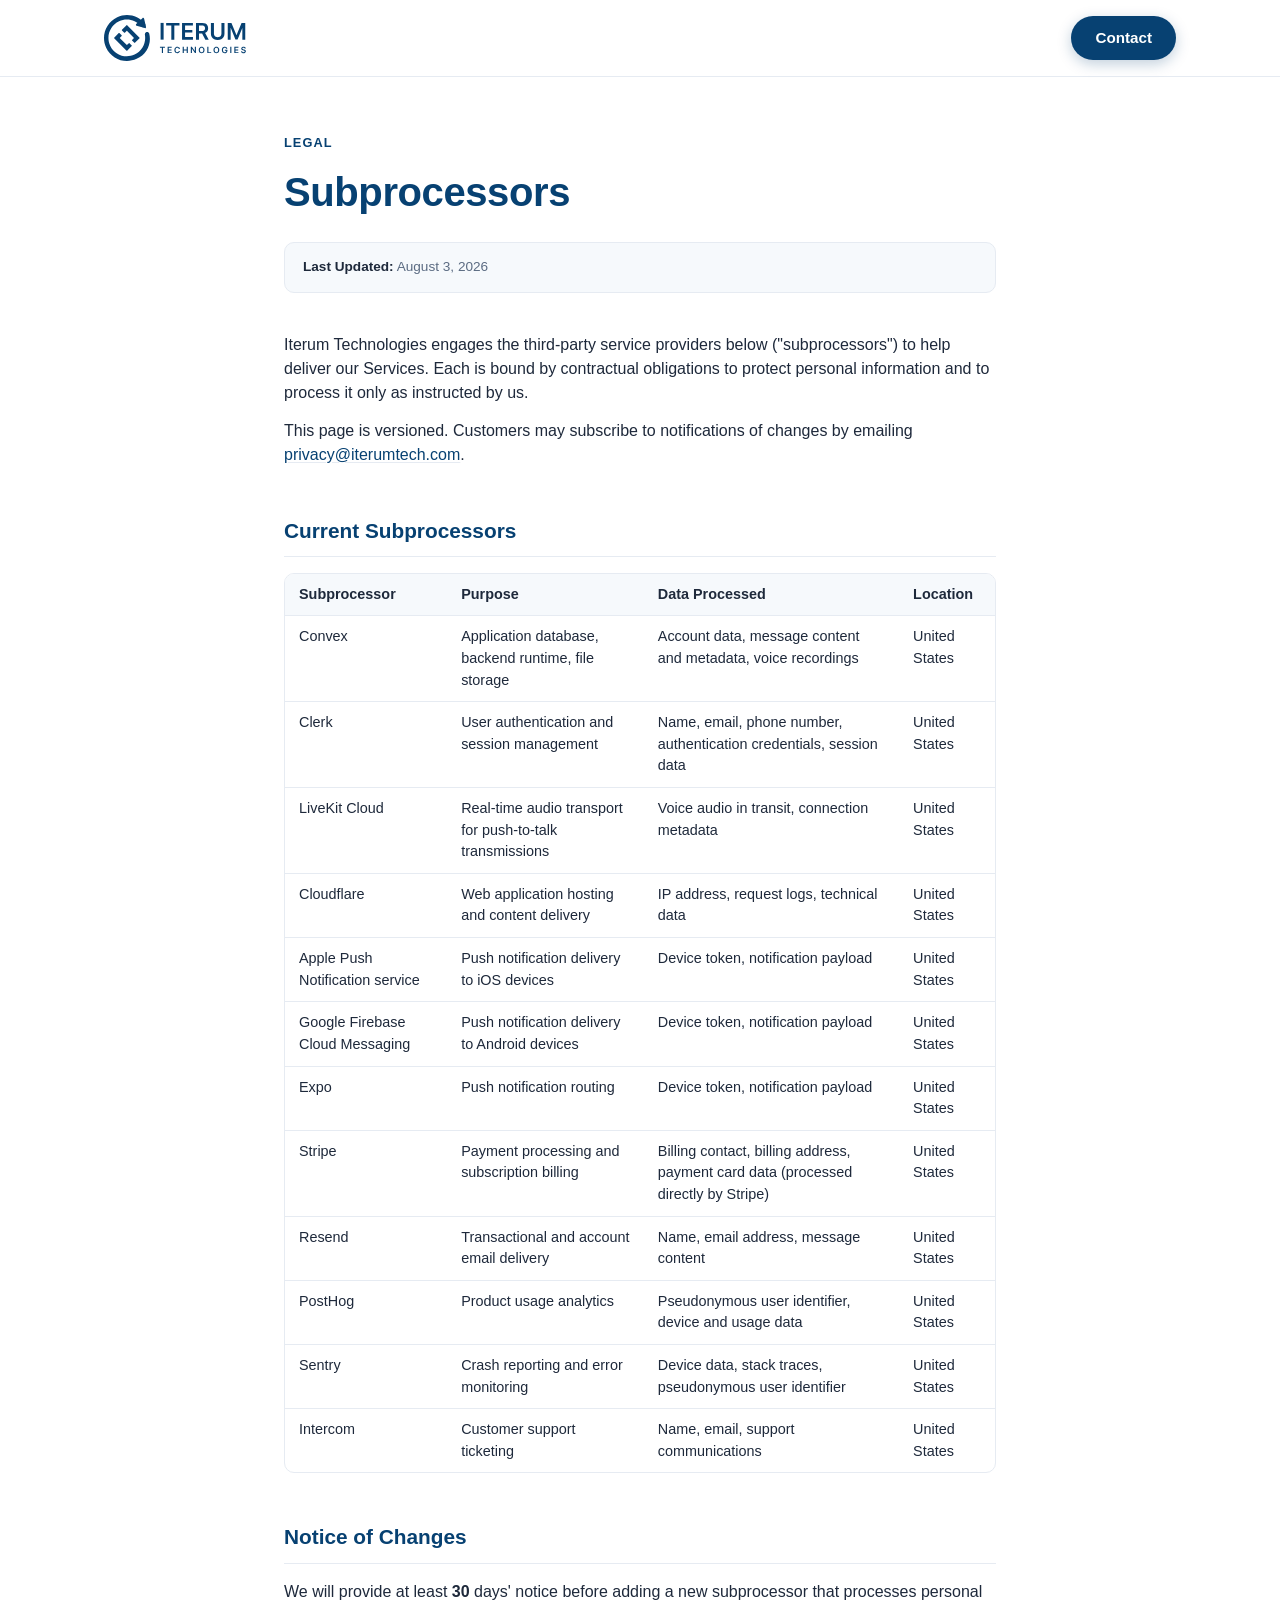
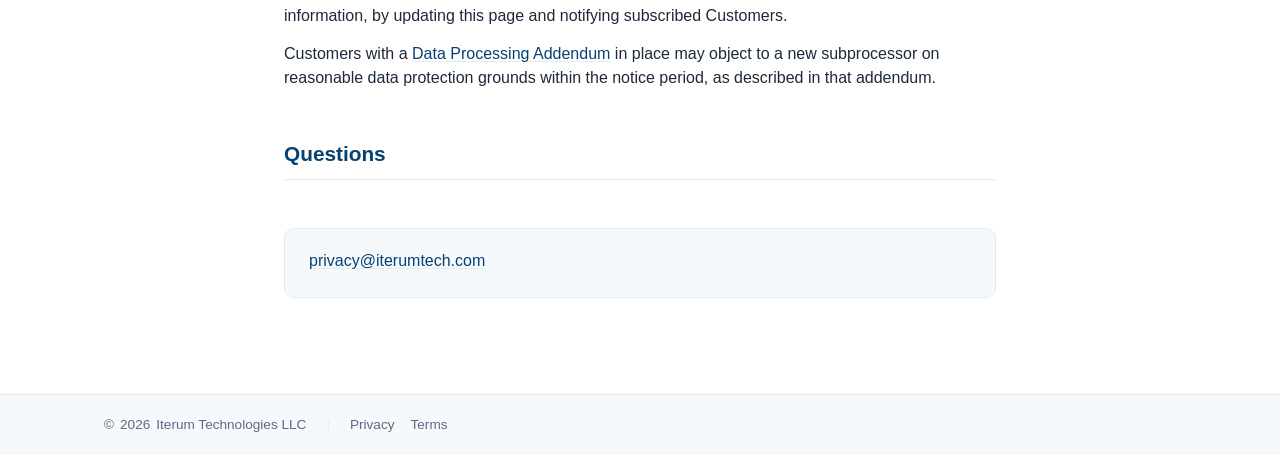
<file: subprocessors/index.html>
<!doctype html>
<html lang="en">
  <head>
    <meta charset="UTF-8" />
    <meta name="viewport" content="width=device-width, initial-scale=1.0" />
    <title>Subprocessors — Iterum Technologies</title>

    <link rel="icon" href="../favicon.ico" />
    <link rel="stylesheet" href="../styles.css" />
  </head>
  <body>
    <header class="site-header">
      <div class="container">
        <a class="brand" href="/">
          <img class="logo-light" src="../logo.svg" alt="Iterum Technologies" />
          <img class="logo-dark" src="../logo_white.svg" alt="Iterum Technologies" />
        </a>
        <a class="btn btn-primary" href="mailto:hello@iterumtech.com">Contact</a>
      </div>
    </header>

    <main>
      <div class="container doc">
        <div class="doc-eyebrow">Legal</div>
        <h1>Subprocessors</h1>
        <div class="doc-meta">
          <span><strong>Last Updated:</strong> August 3, 2026</span>
        </div>

        <p>
          Iterum Technologies engages the third-party service providers below ("subprocessors")
          to help deliver our Services. Each is bound by contractual obligations to protect
          personal information and to process it only as instructed by us.
        </p>
        <p>
          This page is versioned. Customers may subscribe to notifications of changes by emailing
          <a href="mailto:privacy@iterumtech.com">privacy@iterumtech.com</a>.
        </p>

        <h2>Current Subprocessors</h2>
        <div class="doc-table-wrap">
          <table>
            <thead>
              <tr>
                <th>Subprocessor</th>
                <th>Purpose</th>
                <th>Data Processed</th>
                <th>Location</th>
              </tr>
            </thead>
            <tbody>
              <tr>
                <td>Convex</td>
                <td>Application database, backend runtime, file storage</td>
                <td>Account data, message content and metadata, voice recordings</td>
                <td>United States</td>
              </tr>
              <tr>
                <td>Clerk</td>
                <td>User authentication and session management</td>
                <td>Name, email, phone number, authentication credentials, session data</td>
                <td>United States</td>
              </tr>
              <tr>
                <td>LiveKit Cloud</td>
                <td>Real-time audio transport for push-to-talk transmissions</td>
                <td>Voice audio in transit, connection metadata</td>
                <td>United States</td>
              </tr>
              <tr>
                <td>Cloudflare</td>
                <td>Web application hosting and content delivery</td>
                <td>IP address, request logs, technical data</td>
                <td>United States</td>
              </tr>
              <tr>
                <td>Apple Push Notification service</td>
                <td>Push notification delivery to iOS devices</td>
                <td>Device token, notification payload</td>
                <td>United States</td>
              </tr>
              <tr>
                <td>Google Firebase Cloud Messaging</td>
                <td>Push notification delivery to Android devices</td>
                <td>Device token, notification payload</td>
                <td>United States</td>
              </tr>
              <tr>
                <td>Expo</td>
                <td>Push notification routing</td>
                <td>Device token, notification payload</td>
                <td>United States</td>
              </tr>
              <tr>
                <td>Stripe</td>
                <td>Payment processing and subscription billing</td>
                <td>Billing contact, billing address, payment card data (processed directly by Stripe)</td>
                <td>United States</td>
              </tr>
              <tr>
                <td>Resend</td>
                <td>Transactional and account email delivery</td>
                <td>Name, email address, message content</td>
                <td>United States</td>
              </tr>
              <tr>
                <td>PostHog</td>
                <td>Product usage analytics</td>
                <td>Pseudonymous user identifier, device and usage data</td>
                <td>United States</td>
              </tr>
              <tr>
                <td>Sentry</td>
                <td>Crash reporting and error monitoring</td>
                <td>Device data, stack traces, pseudonymous user identifier</td>
                <td>United States</td>
              </tr>
              <tr>
                <td>Intercom</td>
                <td>Customer support ticketing</td>
                <td>Name, email, support communications</td>
                <td>United States</td>
              </tr>
            </tbody>
          </table>
        </div>

        <h2>Notice of Changes</h2>
        <p>
          We will provide at least <strong>30</strong> days' notice before adding a new
          subprocessor that processes personal information, by updating this page and notifying
          subscribed Customers.
        </p>
        <p>
          Customers with a <a href="../dpa/">Data Processing Addendum</a> in place may object to
          a new subprocessor on reasonable data protection grounds within the notice period, as
          described in that addendum.
        </p>

        <h2>Questions</h2>
        <div class="doc-contact">
          <p><a href="mailto:privacy@iterumtech.com">privacy@iterumtech.com</a></p>
        </div>
      </div>
    </main>

    <footer class="site-footer">
      <div class="container">
        <span class="footer-copyright">&copy; <span id="year"></span> Iterum Technologies LLC</span>
        <span class="footer-sep">|</span>
        <span class="footer-links">
          <a href="../privacy/">Privacy</a>
          <a href="../terms/">Terms</a>
        </span>
      </div>
    </footer>

    <script>
      document.getElementById('year').textContent = new Date().getFullYear();
    </script>
  </body>
</html>
</file>
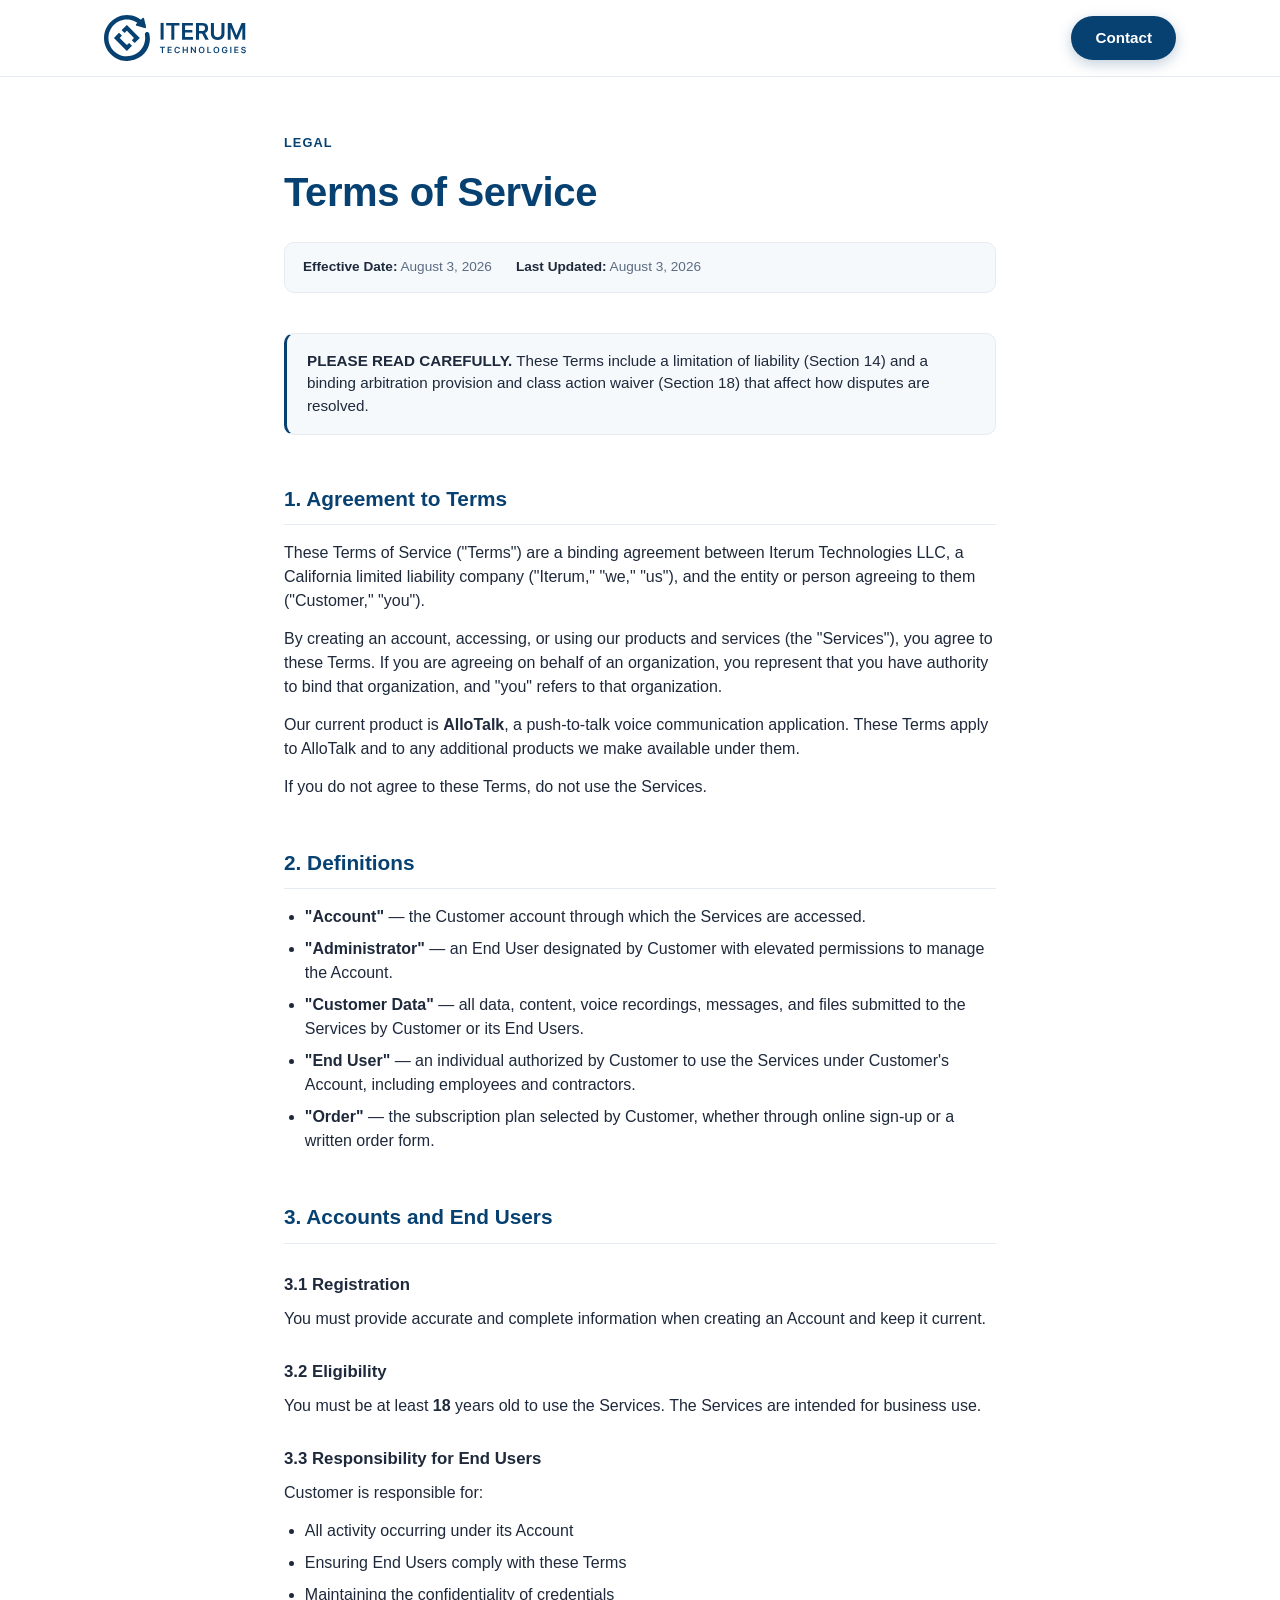
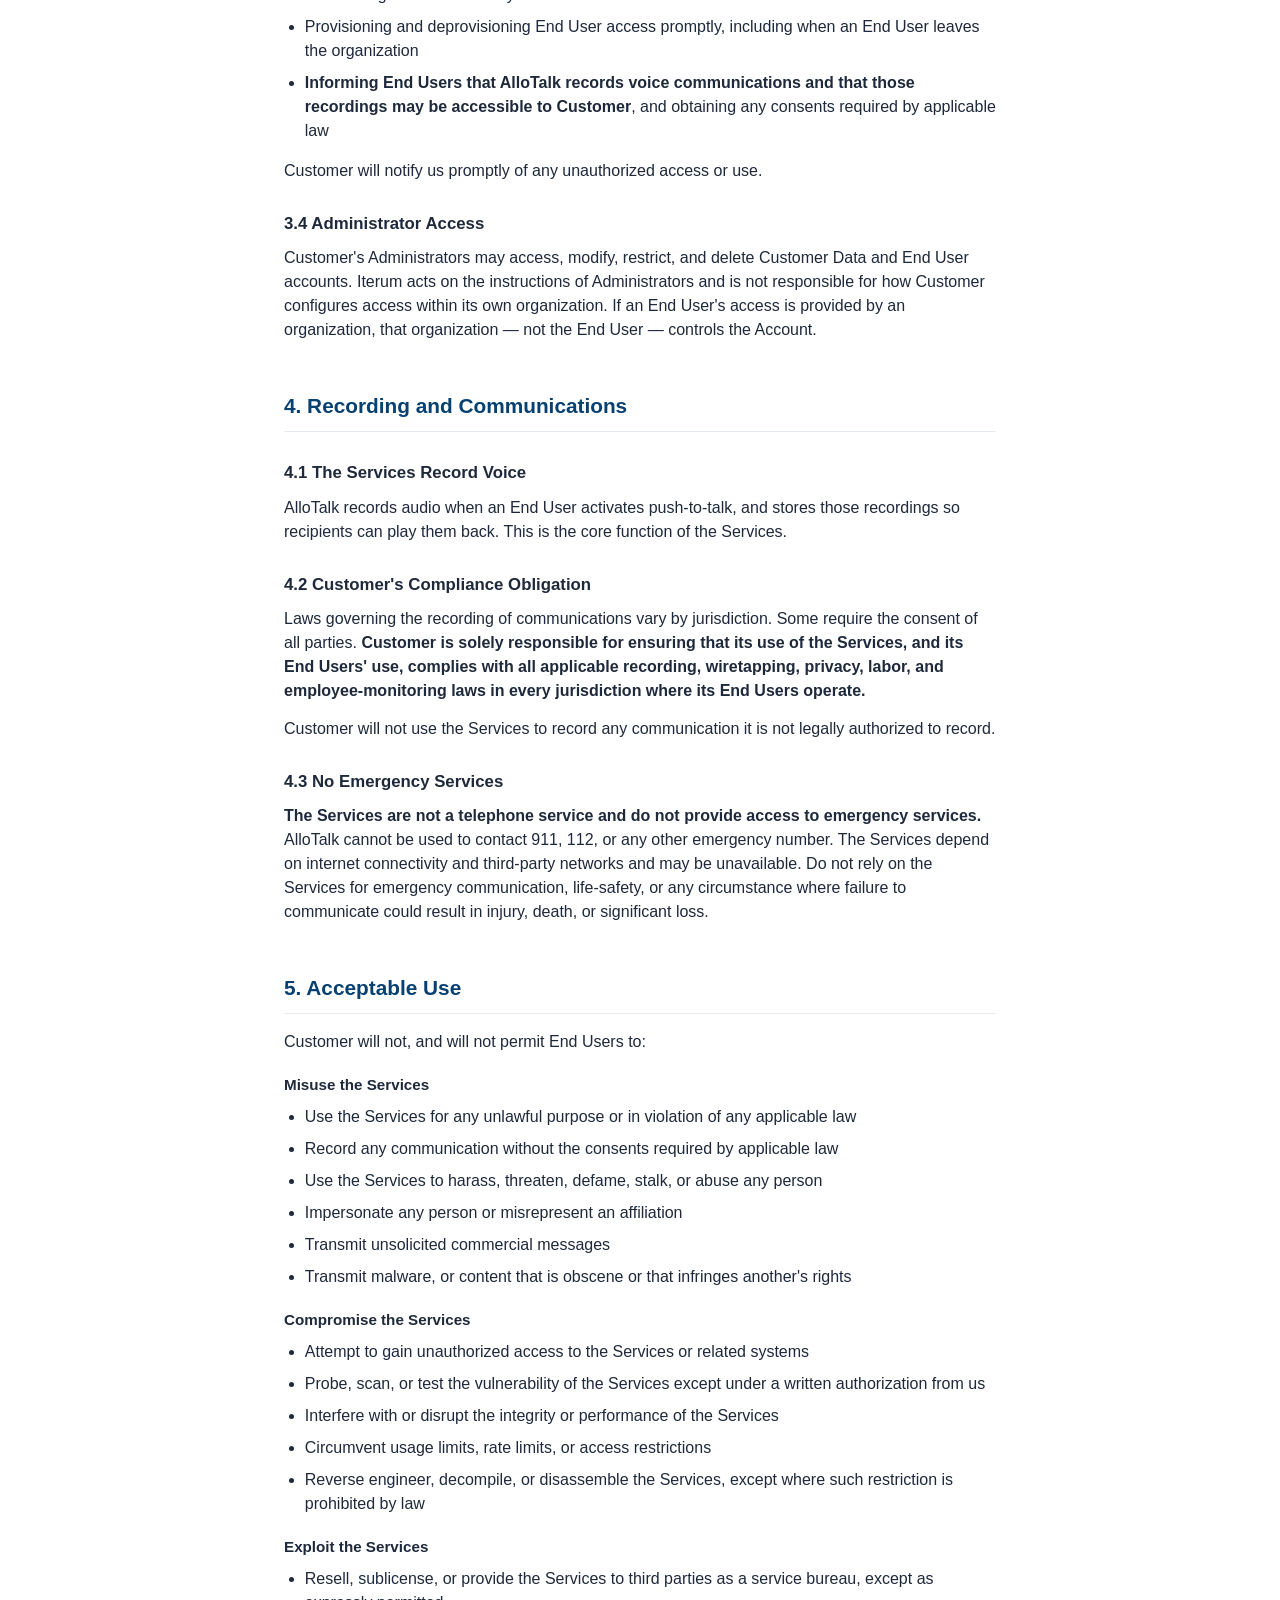
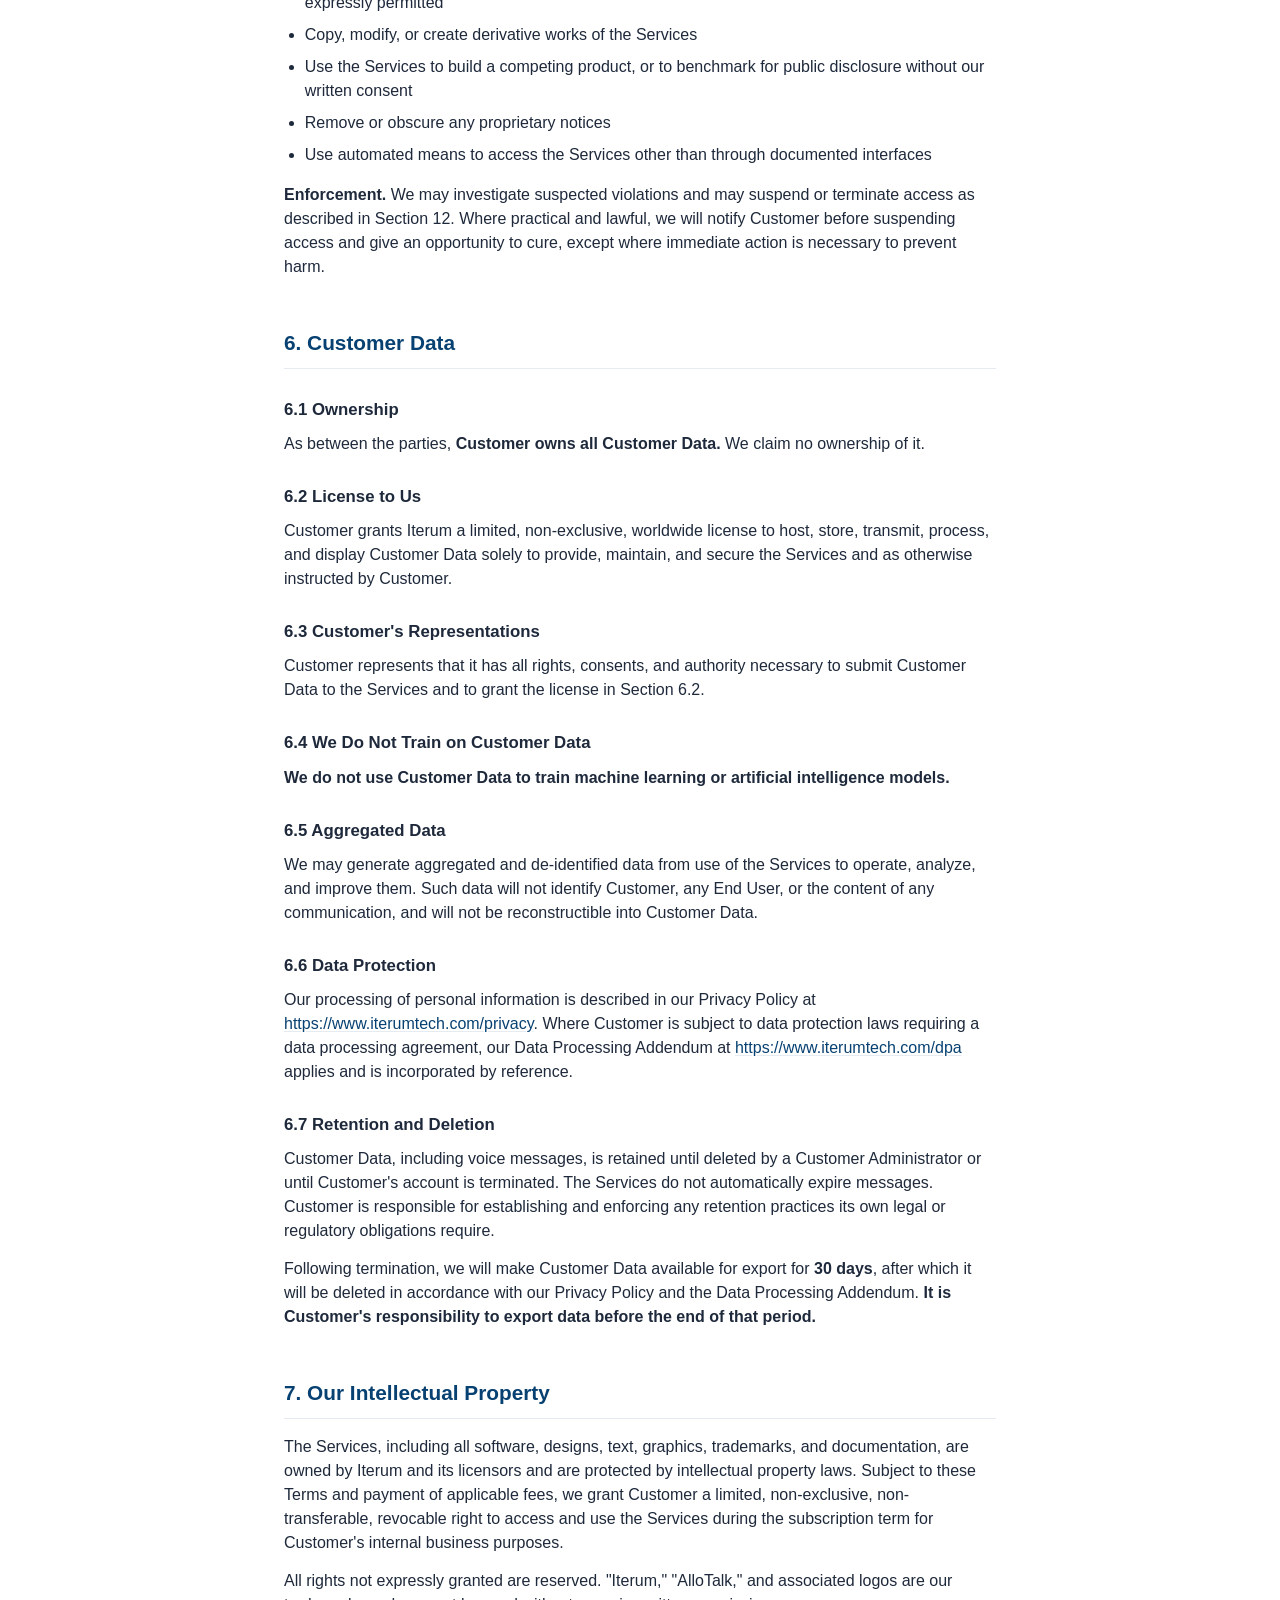
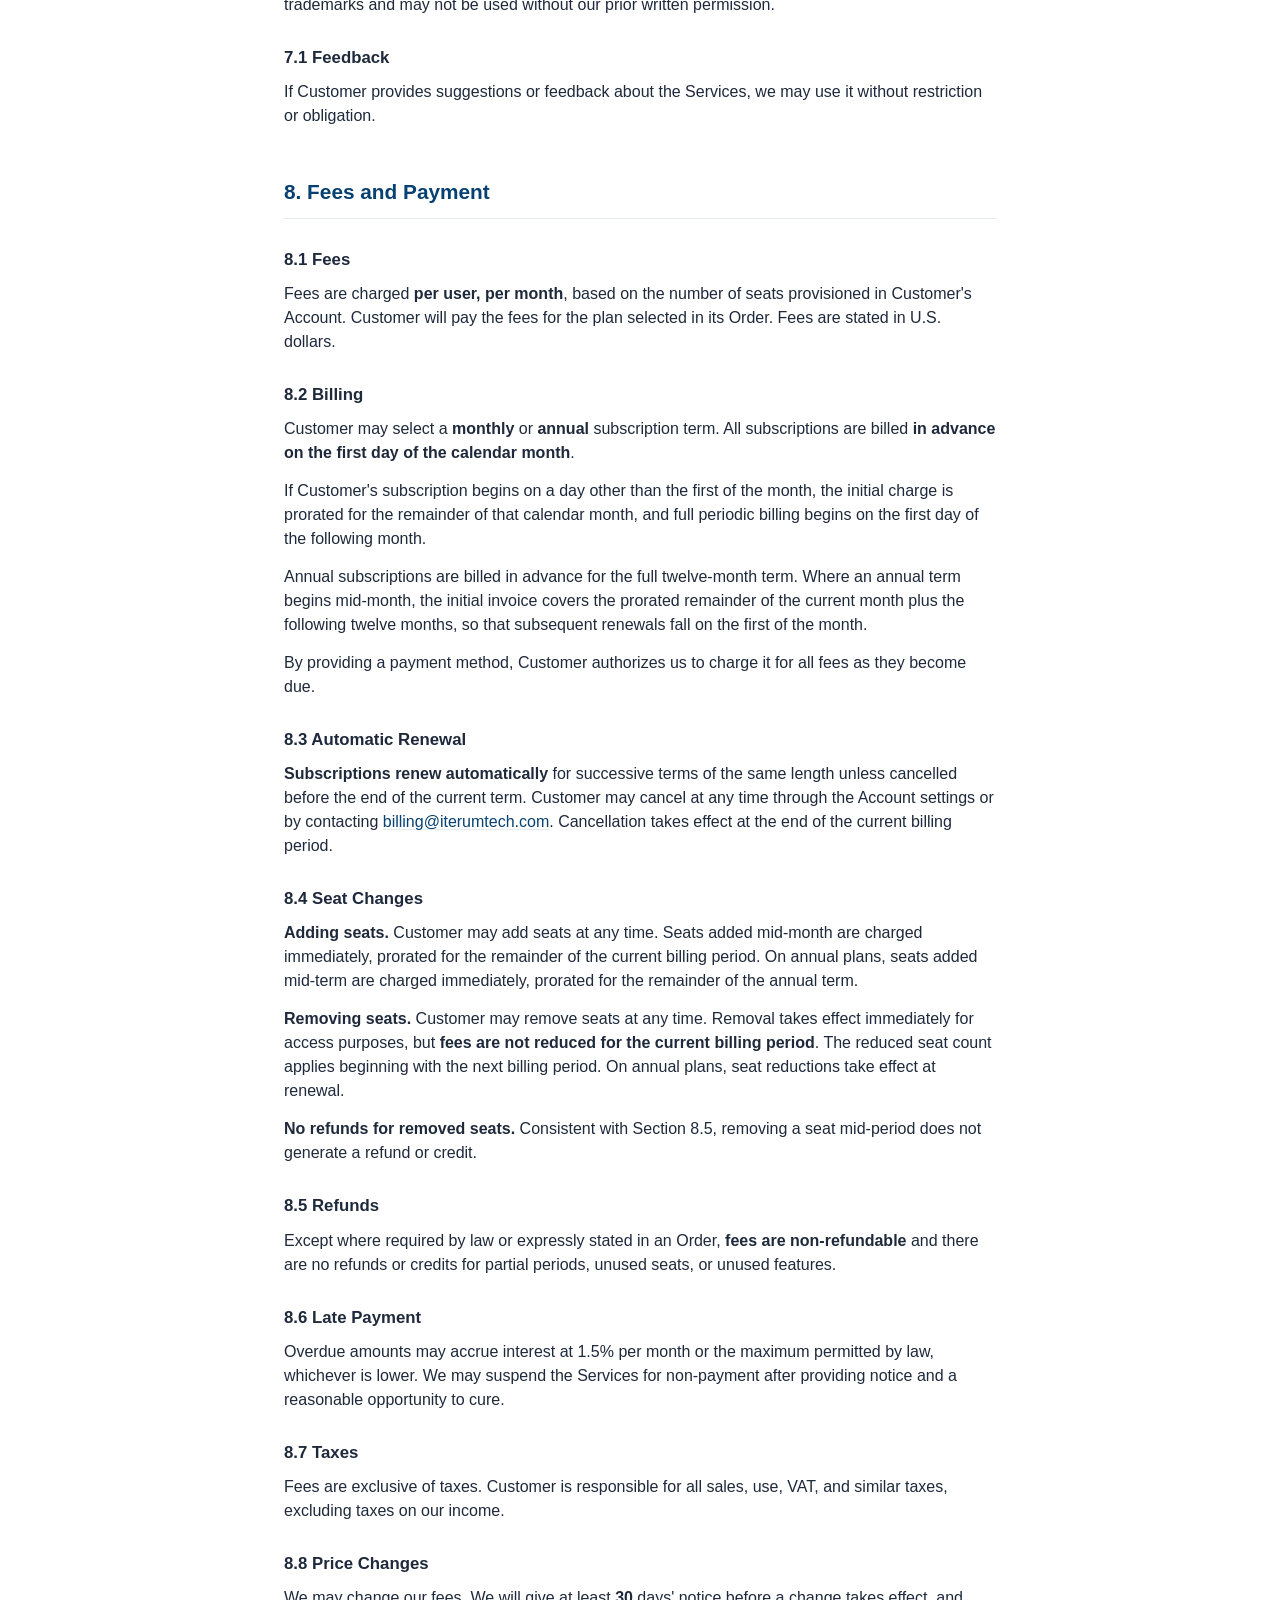
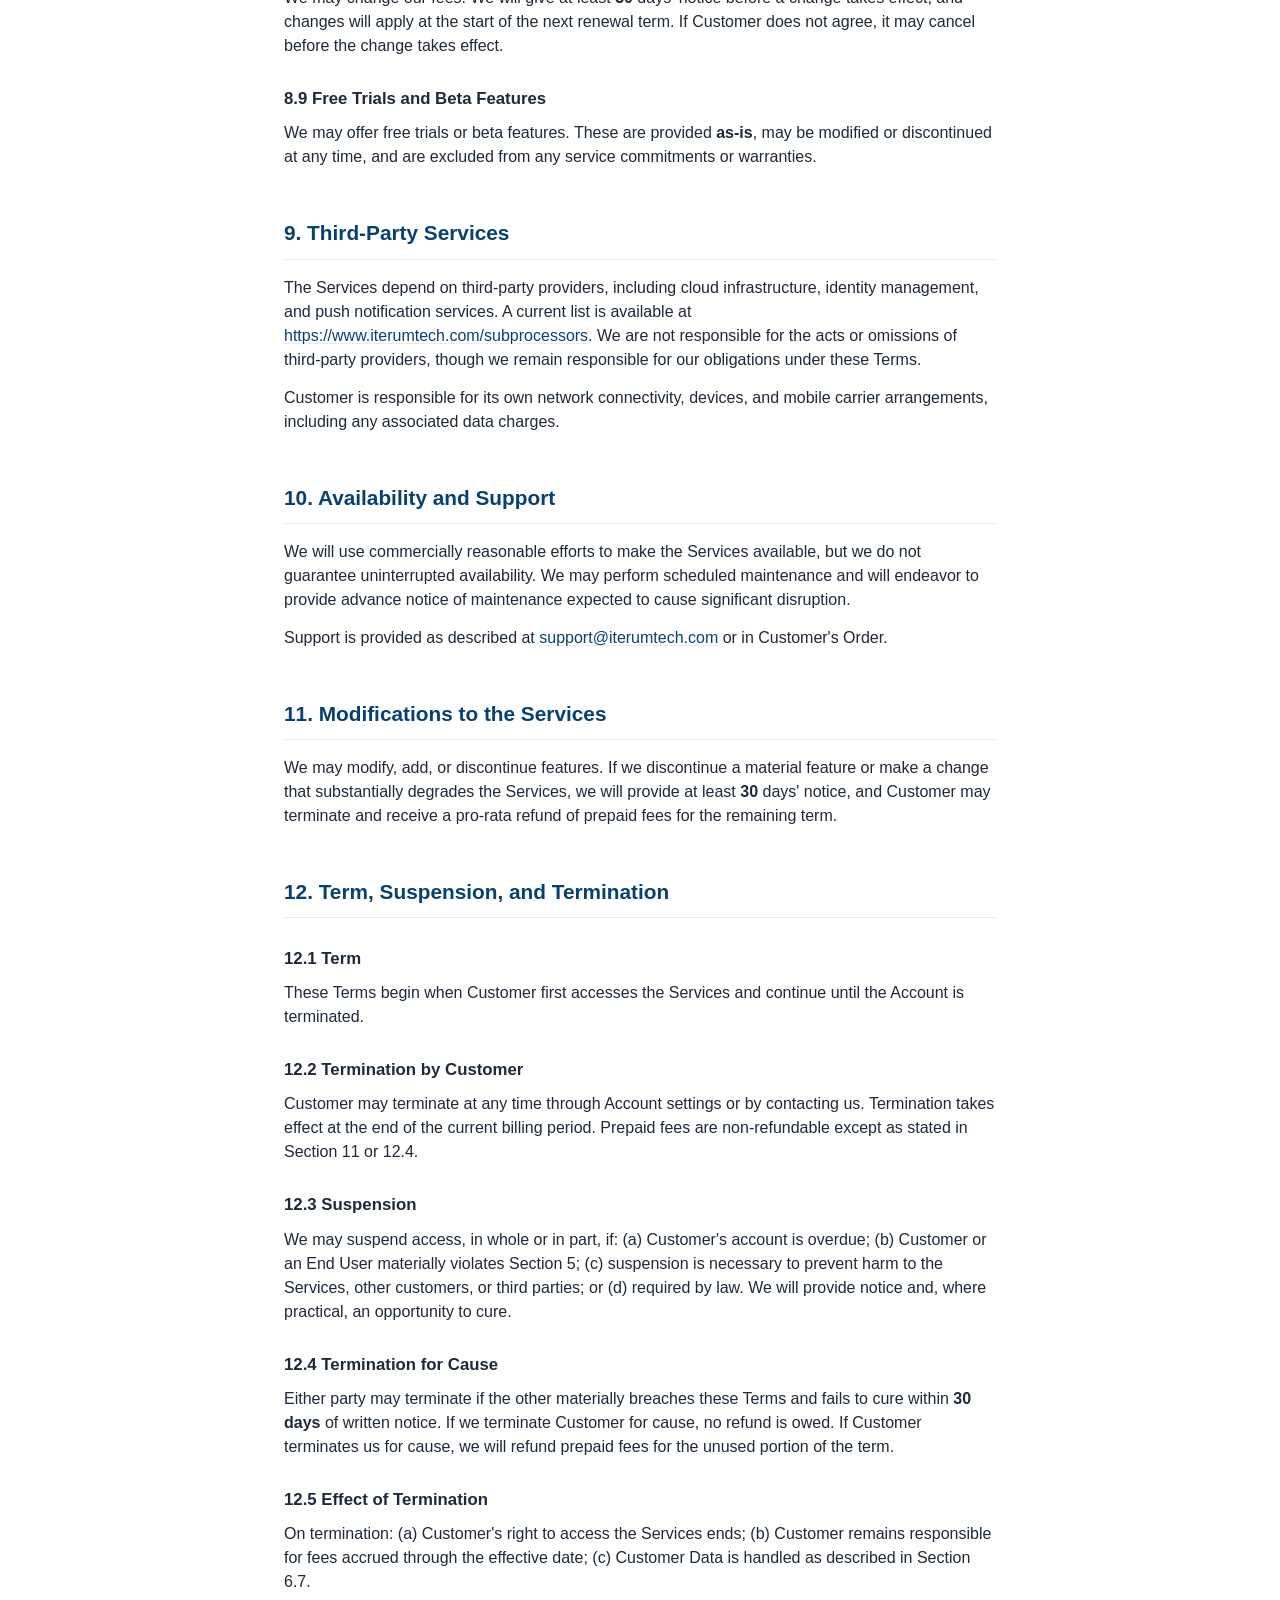
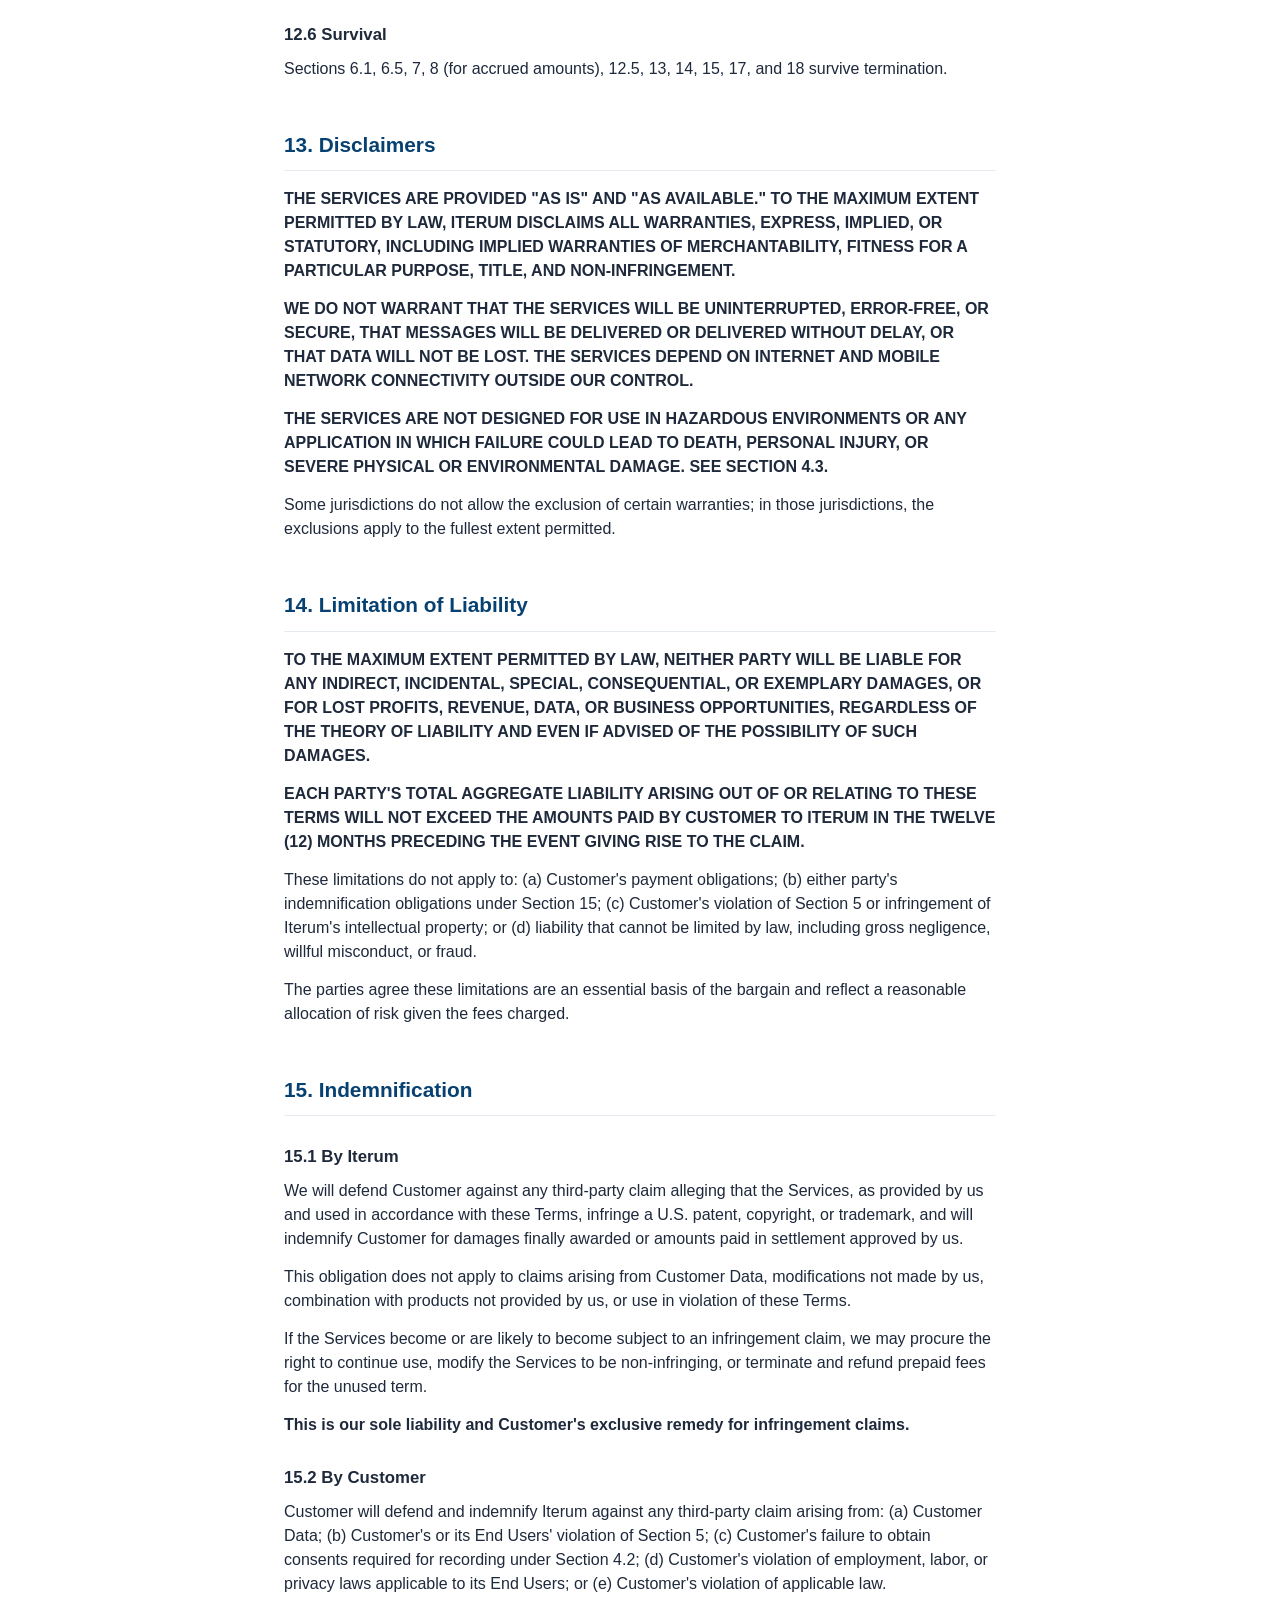
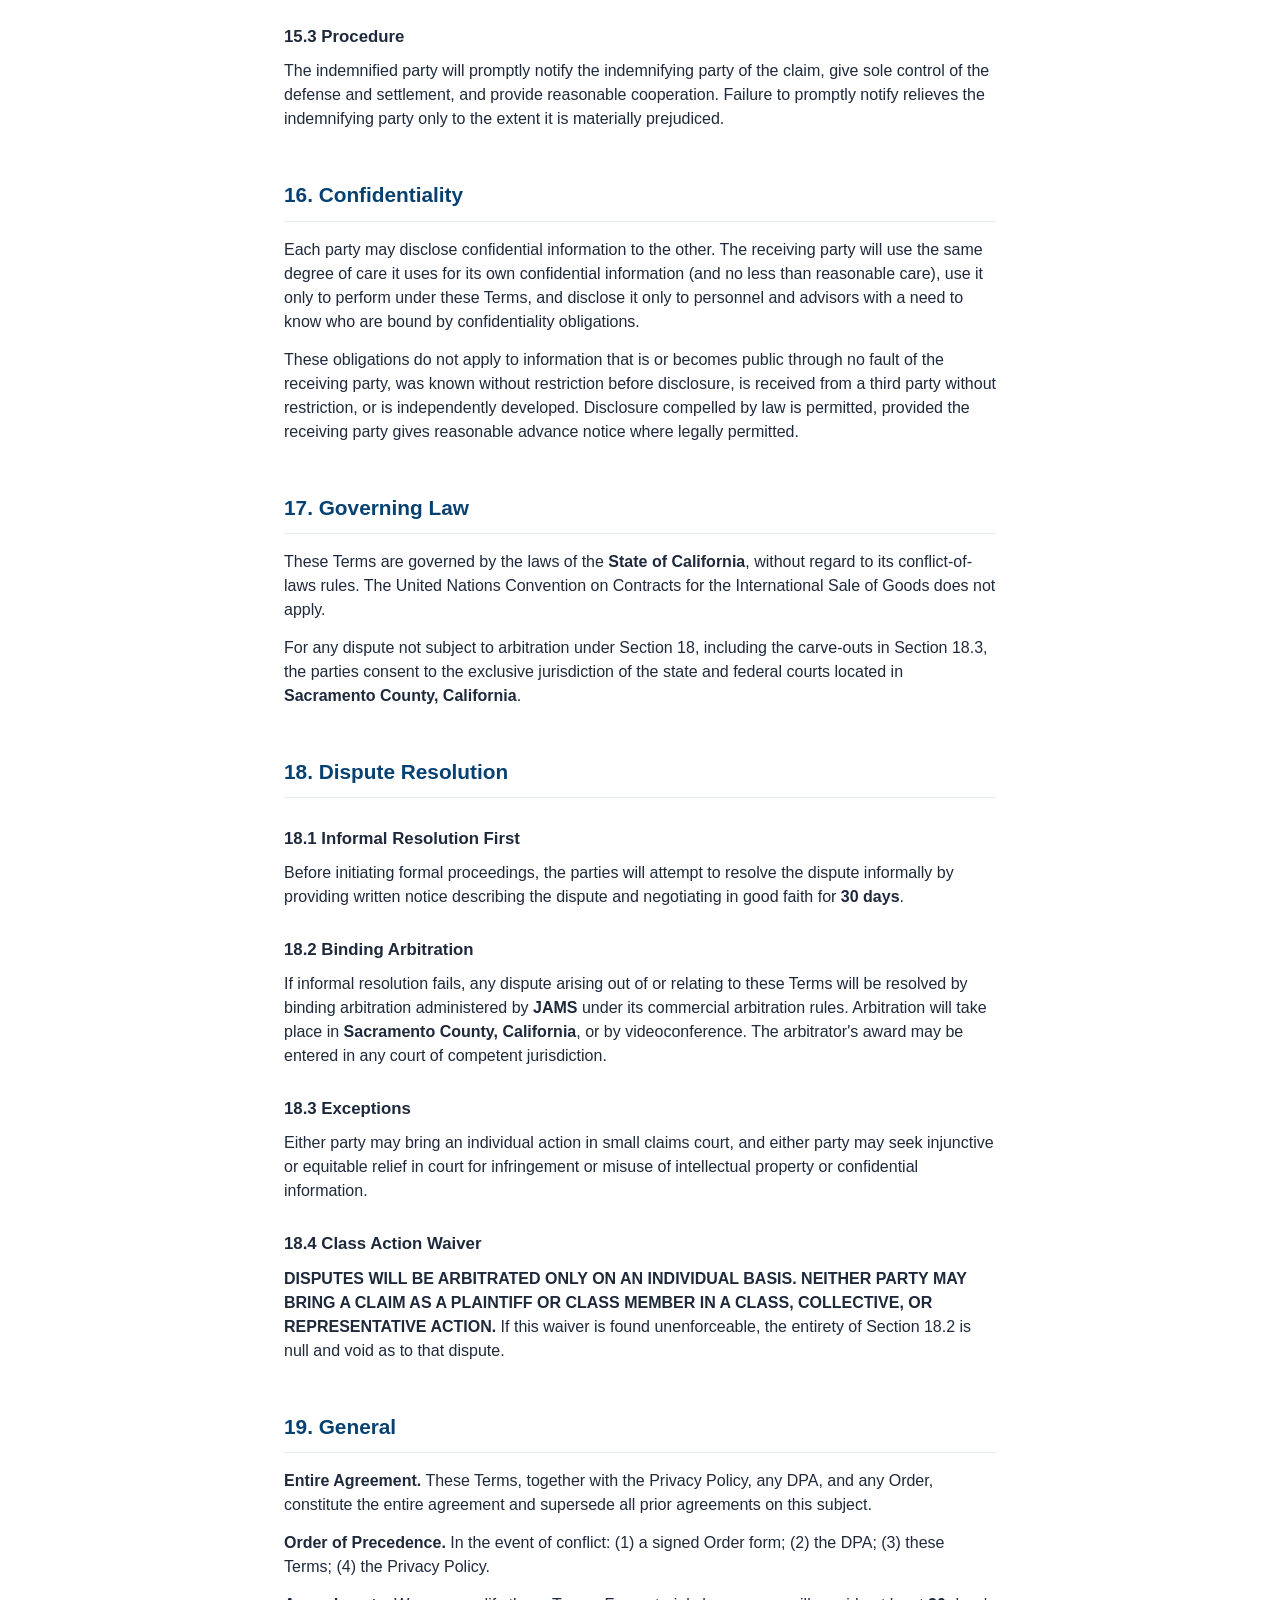
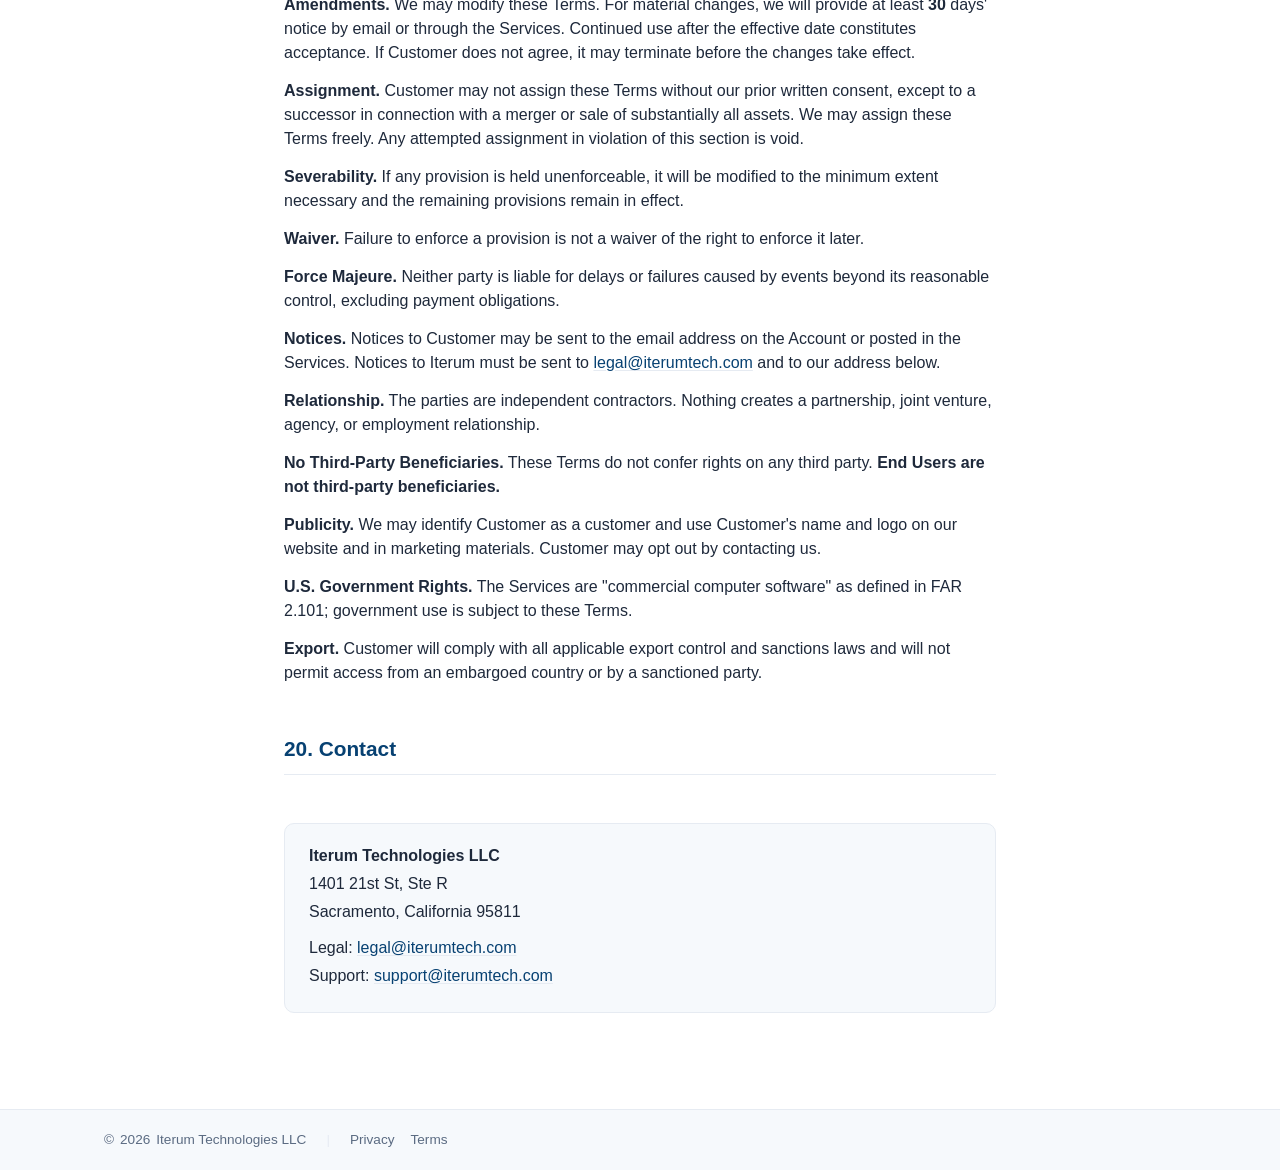
<file: terms/index.html>
<!doctype html>
<html lang="en">
  <head>
    <meta charset="UTF-8" />
    <meta name="viewport" content="width=device-width, initial-scale=1.0" />
    <title>Terms of Service — Iterum Technologies</title>

    <link rel="icon" href="../favicon.ico" />
    <link rel="stylesheet" href="../styles.css" />
  </head>
  <body>
    <header class="site-header">
      <div class="container">
        <a class="brand" href="/">
          <img class="logo-light" src="../logo.svg" alt="Iterum Technologies" />
          <img class="logo-dark" src="../logo_white.svg" alt="Iterum Technologies" />
        </a>
        <a class="btn btn-primary" href="mailto:hello@iterumtech.com">Contact</a>
      </div>
    </header>

    <main>
      <div class="container doc">
        <div class="doc-eyebrow">Legal</div>
        <h1>Terms of Service</h1>
        <div class="doc-meta">
          <span><strong>Effective Date:</strong> August 3, 2026</span>
          <span><strong>Last Updated:</strong> August 3, 2026</span>
        </div>

        <div class="doc-callout">
          <strong>PLEASE READ CAREFULLY.</strong> These Terms include a limitation of liability
          (Section 14) and a binding arbitration provision and class action waiver (Section 18)
          that affect how disputes are resolved.
        </div>

        <h2>1. Agreement to Terms</h2>
        <p>
          These Terms of Service ("Terms") are a binding agreement between Iterum Technologies
          LLC, a California limited liability company ("Iterum," "we," "us"), and the entity or
          person agreeing to them ("Customer," "you").
        </p>
        <p>
          By creating an account, accessing, or using our products and services (the "Services"),
          you agree to these Terms. If you are agreeing on behalf of an organization, you
          represent that you have authority to bind that organization, and "you" refers to that
          organization.
        </p>
        <p>
          Our current product is <strong>AlloTalk</strong>, a push-to-talk voice communication
          application. These Terms apply to AlloTalk and to any additional products we make
          available under them.
        </p>
        <p>If you do not agree to these Terms, do not use the Services.</p>

        <h2>2. Definitions</h2>
        <ul>
          <li><strong>"Account"</strong> — the Customer account through which the Services are accessed.</li>
          <li><strong>"Administrator"</strong> — an End User designated by Customer with elevated permissions to manage the Account.</li>
          <li><strong>"Customer Data"</strong> — all data, content, voice recordings, messages, and files submitted to the Services by Customer or its End Users.</li>
          <li><strong>"End User"</strong> — an individual authorized by Customer to use the Services under Customer's Account, including employees and contractors.</li>
          <li><strong>"Order"</strong> — the subscription plan selected by Customer, whether through online sign-up or a written order form.</li>
        </ul>

        <h2>3. Accounts and End Users</h2>
        <h3>3.1 Registration</h3>
        <p>You must provide accurate and complete information when creating an Account and keep it current.</p>

        <h3>3.2 Eligibility</h3>
        <p>You must be at least <strong>18</strong> years old to use the Services. The Services are intended for business use.</p>

        <h3>3.3 Responsibility for End Users</h3>
        <p>Customer is responsible for:</p>
        <ul>
          <li>All activity occurring under its Account</li>
          <li>Ensuring End Users comply with these Terms</li>
          <li>Maintaining the confidentiality of credentials</li>
          <li>Provisioning and deprovisioning End User access promptly, including when an End User leaves the organization</li>
          <li><strong>Informing End Users that AlloTalk records voice communications and that those recordings may be accessible to Customer</strong>, and obtaining any consents required by applicable law</li>
        </ul>
        <p>Customer will notify us promptly of any unauthorized access or use.</p>

        <h3>3.4 Administrator Access</h3>
        <p>
          Customer's Administrators may access, modify, restrict, and delete Customer Data and End
          User accounts. Iterum acts on the instructions of Administrators and is not responsible
          for how Customer configures access within its own organization. If an End User's access
          is provided by an organization, that organization — not the End User — controls the
          Account.
        </p>

        <h2>4. Recording and Communications</h2>
        <h3>4.1 The Services Record Voice</h3>
        <p>
          AlloTalk records audio when an End User activates push-to-talk, and stores those
          recordings so recipients can play them back. This is the core function of the Services.
        </p>

        <h3>4.2 Customer's Compliance Obligation</h3>
        <p>
          Laws governing the recording of communications vary by jurisdiction. Some require the
          consent of all parties. <strong>Customer is solely responsible for ensuring that its use
          of the Services, and its End Users' use, complies with all applicable recording,
          wiretapping, privacy, labor, and employee-monitoring laws in every jurisdiction where its
          End Users operate.</strong>
        </p>
        <p>Customer will not use the Services to record any communication it is not legally authorized to record.</p>

        <h3>4.3 No Emergency Services</h3>
        <p>
          <strong>The Services are not a telephone service and do not provide access to emergency
          services.</strong> AlloTalk cannot be used to contact 911, 112, or any other emergency
          number. The Services depend on internet connectivity and third-party networks and may be
          unavailable. Do not rely on the Services for emergency communication, life-safety, or any
          circumstance where failure to communicate could result in injury, death, or significant
          loss.
        </p>

        <h2>5. Acceptable Use</h2>
        <p>Customer will not, and will not permit End Users to:</p>

        <h4 class="doc-list-label">Misuse the Services</h4>
        <ul>
          <li>Use the Services for any unlawful purpose or in violation of any applicable law</li>
          <li>Record any communication without the consents required by applicable law</li>
          <li>Use the Services to harass, threaten, defame, stalk, or abuse any person</li>
          <li>Impersonate any person or misrepresent an affiliation</li>
          <li>Transmit unsolicited commercial messages</li>
          <li>Transmit malware, or content that is obscene or that infringes another's rights</li>
        </ul>

        <h4 class="doc-list-label">Compromise the Services</h4>
        <ul>
          <li>Attempt to gain unauthorized access to the Services or related systems</li>
          <li>Probe, scan, or test the vulnerability of the Services except under a written authorization from us</li>
          <li>Interfere with or disrupt the integrity or performance of the Services</li>
          <li>Circumvent usage limits, rate limits, or access restrictions</li>
          <li>Reverse engineer, decompile, or disassemble the Services, except where such restriction is prohibited by law</li>
        </ul>

        <h4 class="doc-list-label">Exploit the Services</h4>
        <ul>
          <li>Resell, sublicense, or provide the Services to third parties as a service bureau, except as expressly permitted</li>
          <li>Copy, modify, or create derivative works of the Services</li>
          <li>Use the Services to build a competing product, or to benchmark for public disclosure without our written consent</li>
          <li>Remove or obscure any proprietary notices</li>
          <li>Use automated means to access the Services other than through documented interfaces</li>
        </ul>

        <p>
          <strong>Enforcement.</strong> We may investigate suspected violations and may suspend or
          terminate access as described in Section 12. Where practical and lawful, we will notify
          Customer before suspending access and give an opportunity to cure, except where immediate
          action is necessary to prevent harm.
        </p>

        <h2>6. Customer Data</h2>
        <h3>6.1 Ownership</h3>
        <p>As between the parties, <strong>Customer owns all Customer Data.</strong> We claim no ownership of it.</p>

        <h3>6.2 License to Us</h3>
        <p>
          Customer grants Iterum a limited, non-exclusive, worldwide license to host, store,
          transmit, process, and display Customer Data solely to provide, maintain, and secure the
          Services and as otherwise instructed by Customer.
        </p>

        <h3>6.3 Customer's Representations</h3>
        <p>
          Customer represents that it has all rights, consents, and authority necessary to submit
          Customer Data to the Services and to grant the license in Section 6.2.
        </p>

        <h3>6.4 We Do Not Train on Customer Data</h3>
        <p><strong>We do not use Customer Data to train machine learning or artificial intelligence models.</strong></p>

        <h3>6.5 Aggregated Data</h3>
        <p>
          We may generate aggregated and de-identified data from use of the Services to operate,
          analyze, and improve them. Such data will not identify Customer, any End User, or the
          content of any communication, and will not be reconstructible into Customer Data.
        </p>

        <h3>6.6 Data Protection</h3>
        <p>
          Our processing of personal information is described in our Privacy Policy at
          <a href="../privacy/">https://www.iterumtech.com/privacy</a>. Where Customer is subject
          to data protection laws requiring a data processing agreement, our Data Processing
          Addendum at <a href="../dpa/">https://www.iterumtech.com/dpa</a> applies and is
          incorporated by reference.
        </p>

        <h3>6.7 Retention and Deletion</h3>
        <p>
          Customer Data, including voice messages, is retained until deleted by a Customer
          Administrator or until Customer's account is terminated. The Services do not
          automatically expire messages. Customer is responsible for establishing and enforcing
          any retention practices its own legal or regulatory obligations require.
        </p>
        <p>
          Following termination, we will make Customer Data available for export for
          <strong>30 days</strong>, after which it will be deleted in accordance with our Privacy
          Policy and the Data Processing Addendum. <strong>It is Customer's responsibility to
          export data before the end of that period.</strong>
        </p>

        <h2>7. Our Intellectual Property</h2>
        <p>
          The Services, including all software, designs, text, graphics, trademarks, and
          documentation, are owned by Iterum and its licensors and are protected by intellectual
          property laws. Subject to these Terms and payment of applicable fees, we grant Customer
          a limited, non-exclusive, non-transferable, revocable right to access and use the
          Services during the subscription term for Customer's internal business purposes.
        </p>
        <p>
          All rights not expressly granted are reserved. "Iterum," "AlloTalk," and associated
          logos are our trademarks and may not be used without our prior written permission.
        </p>

        <h3>7.1 Feedback</h3>
        <p>If Customer provides suggestions or feedback about the Services, we may use it without restriction or obligation.</p>

        <h2>8. Fees and Payment</h2>
        <h3>8.1 Fees</h3>
        <p>
          Fees are charged <strong>per user, per month</strong>, based on the number of seats
          provisioned in Customer's Account. Customer will pay the fees for the plan selected in
          its Order. Fees are stated in U.S. dollars.
        </p>

        <h3>8.2 Billing</h3>
        <p>
          Customer may select a <strong>monthly</strong> or <strong>annual</strong> subscription
          term. All subscriptions are billed <strong>in advance on the first day of the calendar
          month</strong>.
        </p>
        <p>
          If Customer's subscription begins on a day other than the first of the month, the
          initial charge is prorated for the remainder of that calendar month, and full periodic
          billing begins on the first day of the following month.
        </p>
        <p>
          Annual subscriptions are billed in advance for the full twelve-month term. Where an
          annual term begins mid-month, the initial invoice covers the prorated remainder of the
          current month plus the following twelve months, so that subsequent renewals fall on the
          first of the month.
        </p>
        <p>By providing a payment method, Customer authorizes us to charge it for all fees as they become due.</p>

        <h3>8.3 Automatic Renewal</h3>
        <p>
          <strong>Subscriptions renew automatically</strong> for successive terms of the same
          length unless cancelled before the end of the current term. Customer may cancel at any
          time through the Account settings or by contacting
          <a href="mailto:billing@iterumtech.com">billing@iterumtech.com</a>. Cancellation takes
          effect at the end of the current billing period.
        </p>

        <h3>8.4 Seat Changes</h3>
        <p>
          <strong>Adding seats.</strong> Customer may add seats at any time. Seats added mid-month
          are charged immediately, prorated for the remainder of the current billing period. On
          annual plans, seats added mid-term are charged immediately, prorated for the remainder of
          the annual term.
        </p>
        <p>
          <strong>Removing seats.</strong> Customer may remove seats at any time. Removal takes
          effect immediately for access purposes, but <strong>fees are not reduced for the current
          billing period</strong>. The reduced seat count applies beginning with the next billing
          period. On annual plans, seat reductions take effect at renewal.
        </p>
        <p>
          <strong>No refunds for removed seats.</strong> Consistent with Section 8.5, removing a
          seat mid-period does not generate a refund or credit.
        </p>

        <h3>8.5 Refunds</h3>
        <p>
          Except where required by law or expressly stated in an Order, <strong>fees are
          non-refundable</strong> and there are no refunds or credits for partial periods, unused
          seats, or unused features.
        </p>

        <h3>8.6 Late Payment</h3>
        <p>
          Overdue amounts may accrue interest at 1.5% per month or the maximum permitted by law,
          whichever is lower. We may suspend the Services for non-payment after providing notice
          and a reasonable opportunity to cure.
        </p>

        <h3>8.7 Taxes</h3>
        <p>Fees are exclusive of taxes. Customer is responsible for all sales, use, VAT, and similar taxes, excluding taxes on our income.</p>

        <h3>8.8 Price Changes</h3>
        <p>
          We may change our fees. We will give at least <strong>30</strong> days' notice before a
          change takes effect, and changes will apply at the start of the next renewal term. If
          Customer does not agree, it may cancel before the change takes effect.
        </p>

        <h3>8.9 Free Trials and Beta Features</h3>
        <p>
          We may offer free trials or beta features. These are provided <strong>as-is</strong>,
          may be modified or discontinued at any time, and are excluded from any service
          commitments or warranties.
        </p>

        <h2>9. Third-Party Services</h2>
        <p>
          The Services depend on third-party providers, including cloud infrastructure, identity
          management, and push notification services. A current list is available at
          <a href="../subprocessors/">https://www.iterumtech.com/subprocessors</a>. We are not
          responsible for the acts or omissions of third-party providers, though we remain
          responsible for our obligations under these Terms.
        </p>
        <p>Customer is responsible for its own network connectivity, devices, and mobile carrier arrangements, including any associated data charges.</p>

        <h2>10. Availability and Support</h2>
        <p>
          We will use commercially reasonable efforts to make the Services available, but we do
          not guarantee uninterrupted availability. We may perform scheduled maintenance and will
          endeavor to provide advance notice of maintenance expected to cause significant
          disruption.
        </p>
        <p>
          Support is provided as described at
          <a href="mailto:support@iterumtech.com">support@iterumtech.com</a>
          or in Customer's Order.
        </p>

        <h2>11. Modifications to the Services</h2>
        <p>
          We may modify, add, or discontinue features. If we discontinue a material feature or
          make a change that substantially degrades the Services, we will provide at least
          <strong>30</strong> days' notice, and Customer may terminate and receive a pro-rata
          refund of prepaid fees for the remaining term.
        </p>

        <h2>12. Term, Suspension, and Termination</h2>
        <h3>12.1 Term</h3>
        <p>These Terms begin when Customer first accesses the Services and continue until the Account is terminated.</p>

        <h3>12.2 Termination by Customer</h3>
        <p>
          Customer may terminate at any time through Account settings or by contacting us.
          Termination takes effect at the end of the current billing period. Prepaid fees are
          non-refundable except as stated in Section 11 or 12.4.
        </p>

        <h3>12.3 Suspension</h3>
        <p>
          We may suspend access, in whole or in part, if: (a) Customer's account is overdue; (b)
          Customer or an End User materially violates Section 5; (c) suspension is necessary to
          prevent harm to the Services, other customers, or third parties; or (d) required by law.
          We will provide notice and, where practical, an opportunity to cure.
        </p>

        <h3>12.4 Termination for Cause</h3>
        <p>
          Either party may terminate if the other materially breaches these Terms and fails to
          cure within <strong>30 days</strong> of written notice. If we terminate Customer for
          cause, no refund is owed. If Customer terminates us for cause, we will refund prepaid
          fees for the unused portion of the term.
        </p>

        <h3>12.5 Effect of Termination</h3>
        <p>
          On termination: (a) Customer's right to access the Services ends; (b) Customer remains
          responsible for fees accrued through the effective date; (c) Customer Data is handled as
          described in Section 6.7.
        </p>

        <h3>12.6 Survival</h3>
        <p>Sections 6.1, 6.5, 7, 8 (for accrued amounts), 12.5, 13, 14, 15, 17, and 18 survive termination.</p>

        <h2>13. Disclaimers</h2>
        <p>
          <strong>THE SERVICES ARE PROVIDED "AS IS" AND "AS AVAILABLE." TO THE MAXIMUM EXTENT
          PERMITTED BY LAW, ITERUM DISCLAIMS ALL WARRANTIES, EXPRESS, IMPLIED, OR STATUTORY,
          INCLUDING IMPLIED WARRANTIES OF MERCHANTABILITY, FITNESS FOR A PARTICULAR PURPOSE, TITLE,
          AND NON-INFRINGEMENT.</strong>
        </p>
        <p>
          <strong>WE DO NOT WARRANT THAT THE SERVICES WILL BE UNINTERRUPTED, ERROR-FREE, OR
          SECURE, THAT MESSAGES WILL BE DELIVERED OR DELIVERED WITHOUT DELAY, OR THAT DATA WILL NOT
          BE LOST. THE SERVICES DEPEND ON INTERNET AND MOBILE NETWORK CONNECTIVITY OUTSIDE OUR
          CONTROL.</strong>
        </p>
        <p>
          <strong>THE SERVICES ARE NOT DESIGNED FOR USE IN HAZARDOUS ENVIRONMENTS OR ANY
          APPLICATION IN WHICH FAILURE COULD LEAD TO DEATH, PERSONAL INJURY, OR SEVERE PHYSICAL OR
          ENVIRONMENTAL DAMAGE. SEE SECTION 4.3.</strong>
        </p>
        <p>Some jurisdictions do not allow the exclusion of certain warranties; in those jurisdictions, the exclusions apply to the fullest extent permitted.</p>

        <h2>14. Limitation of Liability</h2>
        <p>
          <strong>TO THE MAXIMUM EXTENT PERMITTED BY LAW, NEITHER PARTY WILL BE LIABLE FOR ANY
          INDIRECT, INCIDENTAL, SPECIAL, CONSEQUENTIAL, OR EXEMPLARY DAMAGES, OR FOR LOST PROFITS,
          REVENUE, DATA, OR BUSINESS OPPORTUNITIES, REGARDLESS OF THE THEORY OF LIABILITY AND EVEN
          IF ADVISED OF THE POSSIBILITY OF SUCH DAMAGES.</strong>
        </p>
        <p>
          <strong>EACH PARTY'S TOTAL AGGREGATE LIABILITY ARISING OUT OF OR RELATING TO THESE TERMS
          WILL NOT EXCEED THE AMOUNTS PAID BY CUSTOMER TO ITERUM IN THE TWELVE (12) MONTHS
          PRECEDING THE EVENT GIVING RISE TO THE CLAIM.</strong>
        </p>
        <p>
          These limitations do not apply to: (a) Customer's payment obligations; (b) either
          party's indemnification obligations under Section 15; (c) Customer's violation of
          Section 5 or infringement of Iterum's intellectual property; or (d) liability that cannot
          be limited by law, including gross negligence, willful misconduct, or fraud.
        </p>
        <p>The parties agree these limitations are an essential basis of the bargain and reflect a reasonable allocation of risk given the fees charged.</p>

        <h2>15. Indemnification</h2>
        <h3>15.1 By Iterum</h3>
        <p>
          We will defend Customer against any third-party claim alleging that the Services, as
          provided by us and used in accordance with these Terms, infringe a U.S. patent,
          copyright, or trademark, and will indemnify Customer for damages finally awarded or
          amounts paid in settlement approved by us.
        </p>
        <p>
          This obligation does not apply to claims arising from Customer Data, modifications not
          made by us, combination with products not provided by us, or use in violation of these
          Terms.
        </p>
        <p>
          If the Services become or are likely to become subject to an infringement claim, we may
          procure the right to continue use, modify the Services to be non-infringing, or terminate
          and refund prepaid fees for the unused term.
        </p>
        <p><strong>This is our sole liability and Customer's exclusive remedy for infringement claims.</strong></p>

        <h3>15.2 By Customer</h3>
        <p>
          Customer will defend and indemnify Iterum against any third-party claim arising from:
          (a) Customer Data; (b) Customer's or its End Users' violation of Section 5; (c)
          Customer's failure to obtain consents required for recording under Section 4.2; (d)
          Customer's violation of employment, labor, or privacy laws applicable to its End Users;
          or (e) Customer's violation of applicable law.
        </p>

        <h3>15.3 Procedure</h3>
        <p>
          The indemnified party will promptly notify the indemnifying party of the claim, give
          sole control of the defense and settlement, and provide reasonable cooperation. Failure
          to promptly notify relieves the indemnifying party only to the extent it is materially
          prejudiced.
        </p>

        <h2>16. Confidentiality</h2>
        <p>
          Each party may disclose confidential information to the other. The receiving party will
          use the same degree of care it uses for its own confidential information (and no less
          than reasonable care), use it only to perform under these Terms, and disclose it only to
          personnel and advisors with a need to know who are bound by confidentiality obligations.
        </p>
        <p>
          These obligations do not apply to information that is or becomes public through no fault
          of the receiving party, was known without restriction before disclosure, is received
          from a third party without restriction, or is independently developed. Disclosure
          compelled by law is permitted, provided the receiving party gives reasonable advance
          notice where legally permitted.
        </p>

        <h2>17. Governing Law</h2>
        <p>
          These Terms are governed by the laws of the <strong>State of California</strong>,
          without regard to its conflict-of-laws rules. The United Nations Convention on Contracts
          for the International Sale of Goods does not apply.
        </p>
        <p>
          For any dispute not subject to arbitration under Section 18, including the carve-outs in
          Section 18.3, the parties consent to the exclusive jurisdiction of the state and federal
          courts located in <strong>Sacramento County, California</strong>.
        </p>

        <h2>18. Dispute Resolution</h2>
        <h3>18.1 Informal Resolution First</h3>
        <p>
          Before initiating formal proceedings, the parties will attempt to resolve the dispute
          informally by providing written notice describing the dispute and negotiating in good
          faith for <strong>30 days</strong>.
        </p>

        <h3>18.2 Binding Arbitration</h3>
        <p>
          If informal resolution fails, any dispute arising out of or relating to these Terms will
          be resolved by binding arbitration administered by <strong>JAMS</strong> under its
          commercial arbitration rules. Arbitration will take place in
          <strong>Sacramento County, California</strong>, or by videoconference. The arbitrator's
          award may be entered in any court of competent jurisdiction.
        </p>

        <h3>18.3 Exceptions</h3>
        <p>
          Either party may bring an individual action in small claims court, and either party may
          seek injunctive or equitable relief in court for infringement or misuse of intellectual
          property or confidential information.
        </p>

        <h3>18.4 Class Action Waiver</h3>
        <p>
          <strong>DISPUTES WILL BE ARBITRATED ONLY ON AN INDIVIDUAL BASIS. NEITHER PARTY MAY BRING
          A CLAIM AS A PLAINTIFF OR CLASS MEMBER IN A CLASS, COLLECTIVE, OR REPRESENTATIVE
          ACTION.</strong> If this waiver is found unenforceable, the entirety of Section 18.2 is
          null and void as to that dispute.
        </p>

        <h2>19. General</h2>
        <p><strong>Entire Agreement.</strong> These Terms, together with the Privacy Policy, any DPA, and any Order, constitute the entire agreement and supersede all prior agreements on this subject.</p>
        <p><strong>Order of Precedence.</strong> In the event of conflict: (1) a signed Order form; (2) the DPA; (3) these Terms; (4) the Privacy Policy.</p>
        <p><strong>Amendments.</strong> We may modify these Terms. For material changes, we will provide at least <strong>30</strong> days' notice by email or through the Services. Continued use after the effective date constitutes acceptance. If Customer does not agree, it may terminate before the changes take effect.</p>
        <p><strong>Assignment.</strong> Customer may not assign these Terms without our prior written consent, except to a successor in connection with a merger or sale of substantially all assets. We may assign these Terms freely. Any attempted assignment in violation of this section is void.</p>
        <p><strong>Severability.</strong> If any provision is held unenforceable, it will be modified to the minimum extent necessary and the remaining provisions remain in effect.</p>
        <p><strong>Waiver.</strong> Failure to enforce a provision is not a waiver of the right to enforce it later.</p>
        <p><strong>Force Majeure.</strong> Neither party is liable for delays or failures caused by events beyond its reasonable control, excluding payment obligations.</p>
        <p><strong>Notices.</strong> Notices to Customer may be sent to the email address on the Account or posted in the Services. Notices to Iterum must be sent to <a href="mailto:legal@iterumtech.com">legal@iterumtech.com</a> and to our address below.</p>
        <p><strong>Relationship.</strong> The parties are independent contractors. Nothing creates a partnership, joint venture, agency, or employment relationship.</p>
        <p><strong>No Third-Party Beneficiaries.</strong> These Terms do not confer rights on any third party. <strong>End Users are not third-party beneficiaries.</strong></p>
        <p><strong>Publicity.</strong> We may identify Customer as a customer and use Customer's name and logo on our website and in marketing materials. Customer may opt out by contacting us.</p>
        <p><strong>U.S. Government Rights.</strong> The Services are "commercial computer software" as defined in FAR 2.101; government use is subject to these Terms.</p>
        <p><strong>Export.</strong> Customer will comply with all applicable export control and sanctions laws and will not permit access from an embargoed country or by a sanctioned party.</p>

        <h2>20. Contact</h2>
        <div class="doc-contact">
          <p><strong>Iterum Technologies LLC</strong></p>
          <p>1401 21st St, Ste R</p>
          <p>Sacramento, California 95811</p>
          <p style="margin-top: 12px">Legal: <a href="mailto:legal@iterumtech.com">legal@iterumtech.com</a></p>
          <p>Support: <a href="mailto:support@iterumtech.com">support@iterumtech.com</a></p>
        </div>
      </div>
    </main>

    <footer class="site-footer">
      <div class="container">
        <span class="footer-copyright">&copy; <span id="year"></span> Iterum Technologies LLC</span>
        <span class="footer-sep">|</span>
        <span class="footer-links">
          <a href="../privacy/">Privacy</a>
          <a href="../terms/">Terms</a>
        </span>
      </div>
    </footer>

    <script>
      document.getElementById('year').textContent = new Date().getFullYear();
    </script>
  </body>
</html>
</file>
<file: styles.css>
/* Reset & variables */
:root {
  --blue-dark: #074172;
  --blue: #0062ff;
  --blue-light: #009dff;
  --bg: #ffffff;
  --bg-soft: #f6f9fc;
  --text: #1e293b;
  --text-muted: #5b6b82;
  --border: #e6ebf2;
  --shadow: 0 1px 2px rgba(15, 42, 74, 0.04), 0 8px 24px rgba(15, 42, 74, 0.06);
  --radius: 14px;
  --container: 1120px;
  color-scheme: light dark;
}

@media (prefers-color-scheme: dark) {
  :root {
    --blue-dark: #6db2ec;
    --blue: #4d9bff;
    --blue-light: #62b3ff;
    --bg: #0b1220;
    --bg-soft: #131c2e;
    --text: #e6ebf2;
    --text-muted: #93a3ba;
    --border: #24304a;
    --shadow: 0 1px 2px rgba(0, 0, 0, 0.3), 0 8px 24px rgba(0, 0, 0, 0.4);
  }
}

* {
  margin: 0;
  padding: 0;
  box-sizing: border-box;
}

html {
  scroll-behavior: smooth;
}

body {
  font-family:
    -apple-system, BlinkMacSystemFont, 'Segoe UI', Roboto, Helvetica, Arial, sans-serif;
  background-color: var(--bg);
  color: var(--text);
  min-height: 100vh;
  display: flex;
  flex-direction: column;
  line-height: 1.5;
  -webkit-font-smoothing: antialiased;
}

a {
  color: inherit;
}

img {
  display: block;
  max-width: 100%;
}

.container {
  width: 100%;
  max-width: var(--container);
  margin: 0 auto;
  padding: 0 24px;
}

/* Header */
.site-header {
  position: sticky;
  top: 0;
  z-index: 20;
  background: rgba(255, 255, 255, 0.85);
  backdrop-filter: saturate(180%) blur(12px);
  -webkit-backdrop-filter: saturate(180%) blur(12px);
  border-bottom: 1px solid var(--border);
}

.site-header .container {
  display: flex;
  align-items: center;
  justify-content: space-between;
  gap: 16px;
  height: 76px;
}

.brand {
  display: flex;
  align-items: center;
}

.brand img {
  height: 46px;
  width: auto;
}

.logo-dark {
  display: none;
}

@media (prefers-color-scheme: dark) {
  .logo-light {
    display: none;
  }

  .logo-dark {
    display: block;
  }
}

.btn {
  display: inline-flex;
  align-items: center;
  justify-content: center;
  gap: 8px;
  font-weight: 600;
  font-size: 0.95rem;
  text-decoration: none;
  white-space: nowrap;
  border-radius: 999px;
  transition:
    transform 0.2s ease,
    box-shadow 0.2s ease,
    background-color 0.2s ease;
}

.btn-primary {
  background: var(--blue-dark);
  color: #fff;
  padding: 11px 24px;
  box-shadow: 0 4px 14px rgba(7, 65, 114, 0.25);
}

.btn-primary:hover {
  background: #063458;
  transform: translateY(-1px);
  box-shadow: 0 6px 18px rgba(7, 65, 114, 0.3);
}

/* Hero (home page) */
.hero {
  flex: 1;
  display: flex;
  align-items: center;
  position: relative;
  overflow: hidden;
  padding: 88px 0 96px;
  background:
    radial-gradient(650px 320px at 15% -10%, rgba(0, 157, 255, 0.08), transparent 60%),
    radial-gradient(650px 320px at 85% 10%, rgba(0, 98, 255, 0.08), transparent 60%);
}

.hero .container {
  display: flex;
  flex-direction: column;
  align-items: center;
  text-align: center;
}

.hero-phrase {
  max-width: 760px;
  font-size: clamp(1.3rem, 1rem + 1.4vw, 1.85rem);
  font-weight: 600;
  line-height: 1.55;
  color: var(--text);
  letter-spacing: -0.01em;
}

.hero-phrase strong {
  color: var(--blue-dark);
  font-weight: 700;
}

.divider {
  width: 64px;
  height: 3px;
  border-radius: 2px;
  margin: 40px 0 36px;
  background: var(--blue-dark);
}

/* AlloTalk promo */
.promo {
  display: flex;
  flex-direction: column;
  align-items: center;
  gap: 22px;
  padding: 36px 44px;
  background: var(--bg-soft);
  border: 1px solid var(--border);
  border-radius: var(--radius);
  box-shadow: var(--shadow);
}

.promo img {
  height: 46px;
  width: auto;
}

.btn-cta {
  background: linear-gradient(135deg, var(--blue-light), var(--blue));
  color: #fff;
  padding: 12px 28px;
  font-size: 1rem;
  box-shadow: 0 6px 18px rgba(0, 98, 255, 0.28);
}

.btn-cta:hover {
  transform: translateY(-1px);
  box-shadow: 0 8px 22px rgba(0, 98, 255, 0.34);
}

.btn-cta svg {
  width: 16px;
  height: 16px;
  transition: transform 0.2s ease;
}

.btn-cta:hover svg {
  transform: translateX(3px);
}

/* Footer */
.site-footer {
  border-top: 1px solid var(--border);
  background: var(--bg-soft);
}

.site-footer .container {
  display: flex;
  align-items: center;
  justify-content: flex-start;
  flex-wrap: wrap;
  gap: 8px 20px;
  padding-top: 20px;
  padding-bottom: 20px;
  font-size: 0.85rem;
  color: var(--text-muted);
}

.footer-copyright {
  display: inline-flex;
  align-items: center;
  gap: 6px;
}

.footer-links {
  display: inline-flex;
  align-items: center;
  gap: 16px;
}

.footer-links a {
  text-decoration: none;
  color: var(--text-muted);
  transition: color 0.2s ease;
}

.footer-links a:hover {
  color: var(--blue-dark);
  text-decoration: underline;
}

.footer-sep {
  color: var(--border);
}

/* Simple page header (placeholder pages) */
main {
  flex: 1;
}

.page {
  padding-top: 72px;
  padding-bottom: 72px;
}

.page h1 {
  font-size: clamp(1.6rem, 1rem + 2vw, 2.2rem);
  color: var(--blue-dark);
  margin-bottom: 16px;
}

.page p {
  color: var(--text-muted);
  max-width: 640px;
}

/* Legal document pages (privacy, terms, dpa, subprocessors) */
.doc {
  padding-top: 56px;
  padding-bottom: 96px;
  max-width: 760px;
}

.doc-eyebrow {
  color: var(--blue-dark);
  font-weight: 700;
  font-size: 0.8rem;
  letter-spacing: 0.08em;
  text-transform: uppercase;
  margin-bottom: 10px;
}

.doc h1 {
  font-size: clamp(1.8rem, 1.2rem + 2.2vw, 2.5rem);
  color: var(--blue-dark);
  letter-spacing: -0.01em;
  margin-bottom: 20px;
}

.doc-meta {
  display: flex;
  flex-wrap: wrap;
  gap: 8px 24px;
  padding: 14px 18px;
  background: var(--bg-soft);
  border: 1px solid var(--border);
  border-radius: 10px;
  font-size: 0.85rem;
  color: var(--text-muted);
  margin-bottom: 40px;
}

.doc-meta strong {
  color: var(--text);
}

.doc-callout {
  background: var(--bg-soft);
  border: 1px solid var(--border);
  border-left: 3px solid var(--blue-dark);
  border-radius: 10px;
  padding: 16px 20px;
  margin: 0 0 40px;
  font-size: 0.95rem;
  color: var(--text);
}

.doc h2 {
  font-size: 1.3rem;
  color: var(--blue-dark);
  margin-top: 48px;
  margin-bottom: 16px;
  padding-bottom: 10px;
  border-bottom: 1px solid var(--border);
}

.doc h3 {
  font-size: 1.05rem;
  color: var(--text);
  margin-top: 28px;
  margin-bottom: 10px;
}

.doc p {
  color: var(--text);
  margin-bottom: 14px;
  max-width: none;
}

.doc p.muted {
  color: var(--text-muted);
  font-size: 0.9rem;
}

.doc ul,
.doc ol {
  color: var(--text);
  margin: 0 0 16px;
  padding-left: 1.3em;
}

.doc ul {
  list-style: disc;
}

.doc li {
  margin-bottom: 8px;
}

.doc li > ul,
.doc li > ol {
  margin-top: 8px;
  margin-bottom: 0;
}

.doc h4.doc-list-label {
  font-size: 0.95rem;
  color: var(--text);
  margin-top: 20px;
  margin-bottom: 8px;
}

.doc a {
  color: var(--blue-dark);
  text-decoration: underline;
  text-decoration-color: var(--border);
  text-underline-offset: 2px;
}

.doc a:hover {
  text-decoration-color: var(--blue-dark);
}

.doc strong {
  color: var(--text);
  font-weight: 700;
}

.doc hr {
  border: none;
  border-top: 1px solid var(--border);
  margin: 40px 0;
}

.doc .doc-table-wrap {
  overflow-x: auto;
  margin: 0 0 24px;
  border: 1px solid var(--border);
  border-radius: 10px;
}

.doc table {
  width: 100%;
  border-collapse: collapse;
  font-size: 0.9rem;
  min-width: 480px;
}

.doc th,
.doc td {
  text-align: left;
  padding: 10px 14px;
  border-bottom: 1px solid var(--border);
  vertical-align: top;
}

.doc th {
  background: var(--bg-soft);
  color: var(--text);
  font-weight: 600;
  white-space: nowrap;
}

.doc tr:last-child td {
  border-bottom: none;
}

.doc-annex-title {
  font-size: 1.5rem;
  color: var(--blue-dark);
  margin-top: 56px;
  margin-bottom: 20px;
  padding-top: 40px;
  border-top: 2px solid var(--border);
}

.doc-contact {
  margin-top: 48px;
  padding: 20px 24px;
  background: var(--bg-soft);
  border: 1px solid var(--border);
  border-radius: 10px;
  color: var(--text);
}

.doc-contact p {
  margin-bottom: 4px;
}

/* Responsive */
@media (max-width: 640px) {
  .site-header .container {
    height: 64px;
  }

  .brand img {
    height: 34px;
  }

  .btn-primary {
    padding: 9px 18px;
    font-size: 0.88rem;
  }

  .hero {
    padding: 56px 0 64px;
  }

  .hero-phrase {
    font-size: 1.05rem;
  }

  .promo {
    width: 100%;
    padding: 28px 20px;
  }

  .promo img {
    height: 36px;
  }

  .site-footer .container {
    justify-content: center;
    text-align: center;
  }

  .page {
    padding-top: 48px;
    padding-bottom: 48px;
    padding-left: 28px;
    padding-right: 28px;
  }

  .doc {
    padding-top: 40px;
    padding-bottom: 64px;
    padding-left: 24px;
    padding-right: 24px;
  }

  .doc h2 {
    margin-top: 36px;
  }

  .doc-annex-title {
    margin-top: 40px;
    padding-top: 28px;
  }
}

@media (prefers-color-scheme: dark) {
  .site-header {
    background: rgba(11, 18, 32, 0.85);
  }

  .btn-primary {
    background: #1d5f9e;
    box-shadow: 0 4px 14px rgba(0, 0, 0, 0.35);
  }

  .btn-primary:hover {
    background: #226fb6;
    box-shadow: 0 6px 18px rgba(0, 0, 0, 0.4);
  }

  .btn-cta {
    background: linear-gradient(135deg, #1c8ce0, #0052cc);
    box-shadow: 0 6px 18px rgba(0, 0, 0, 0.4);
  }

  .btn-cta:hover {
    box-shadow: 0 8px 22px rgba(0, 0, 0, 0.45);
  }
}
</file>
